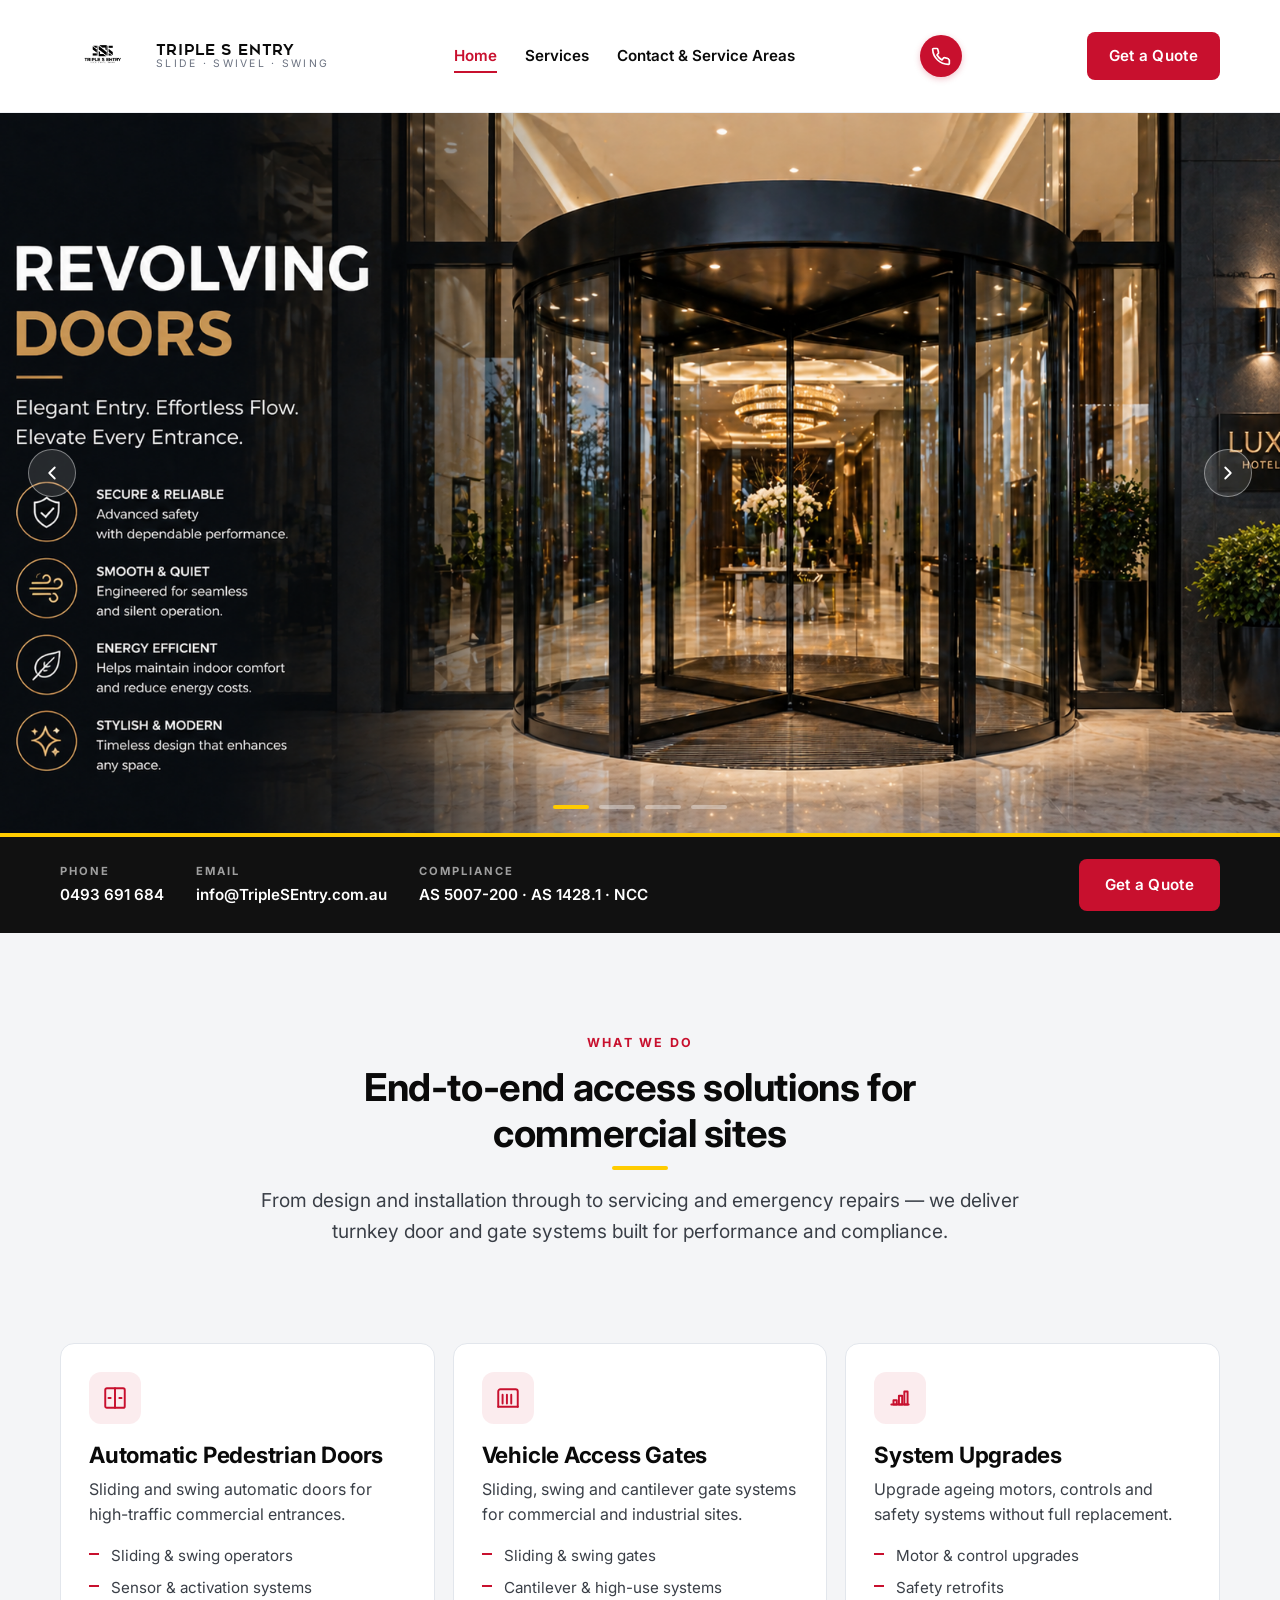
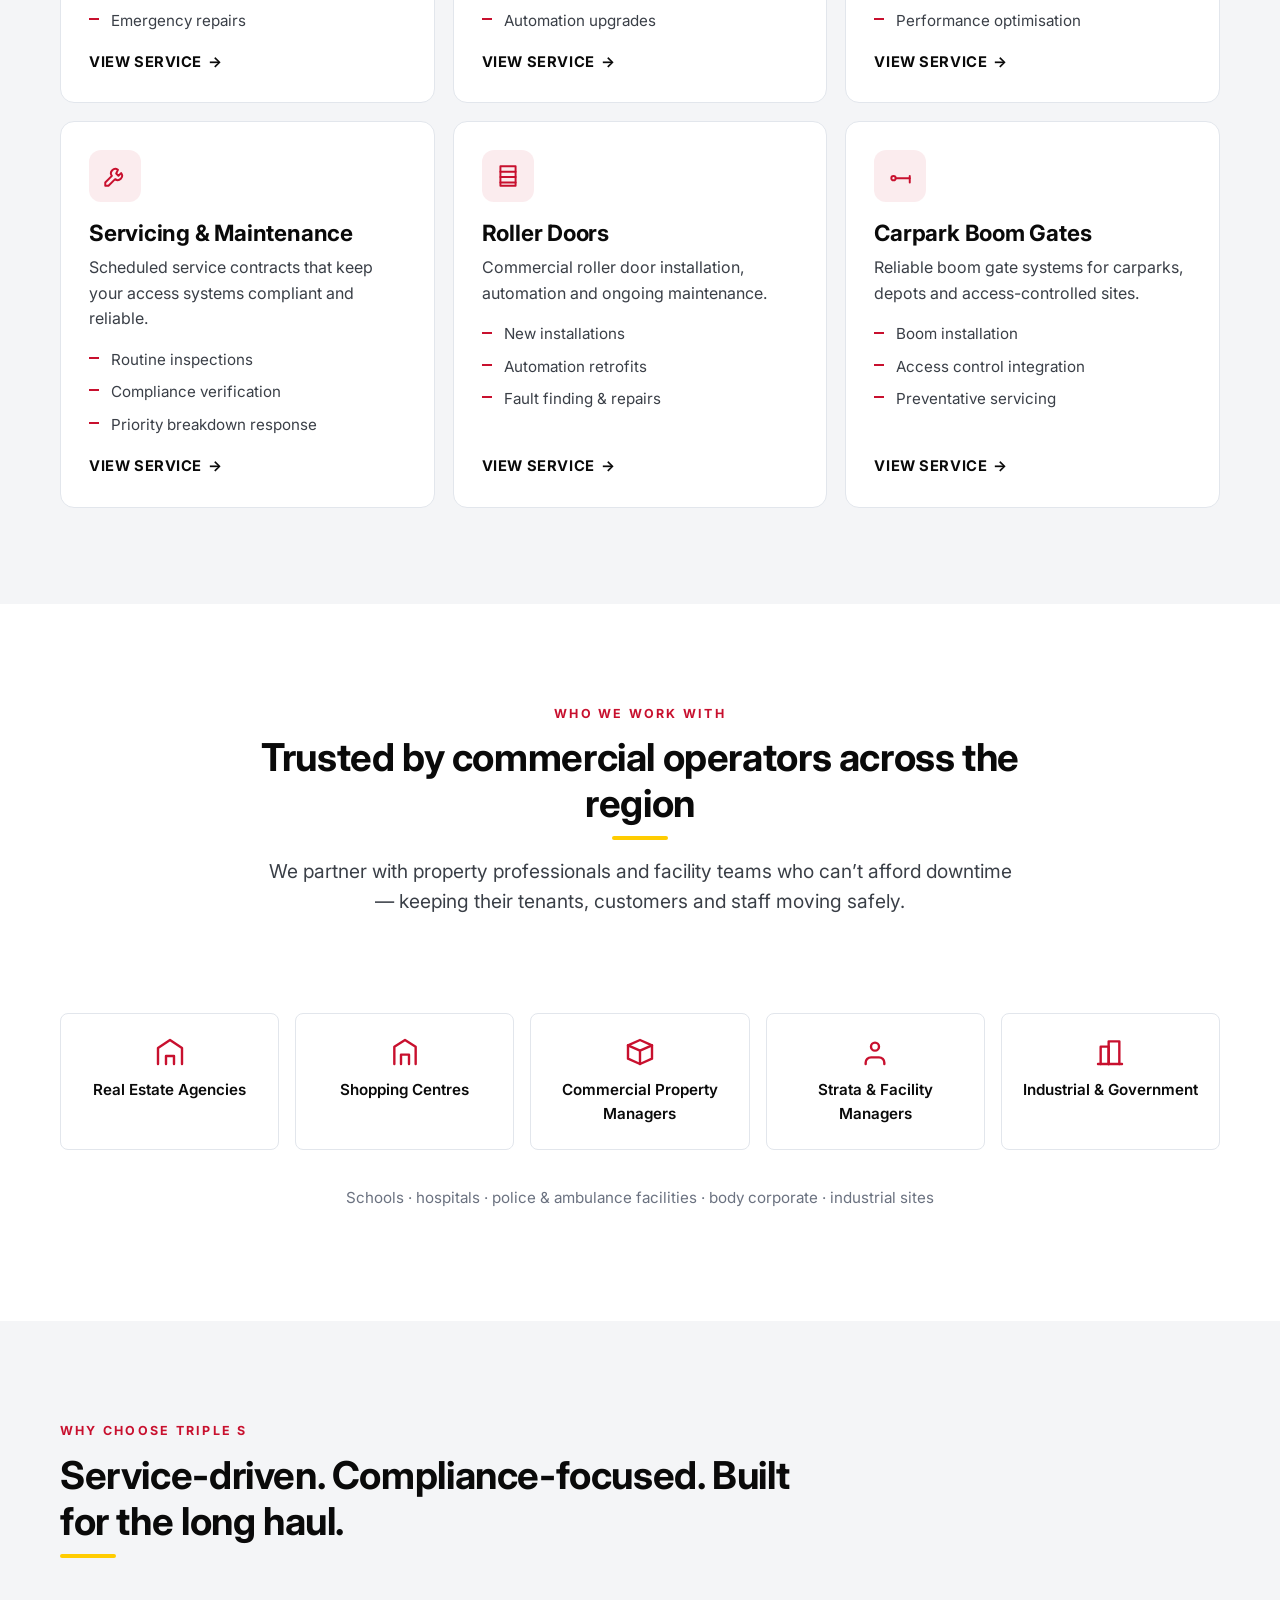
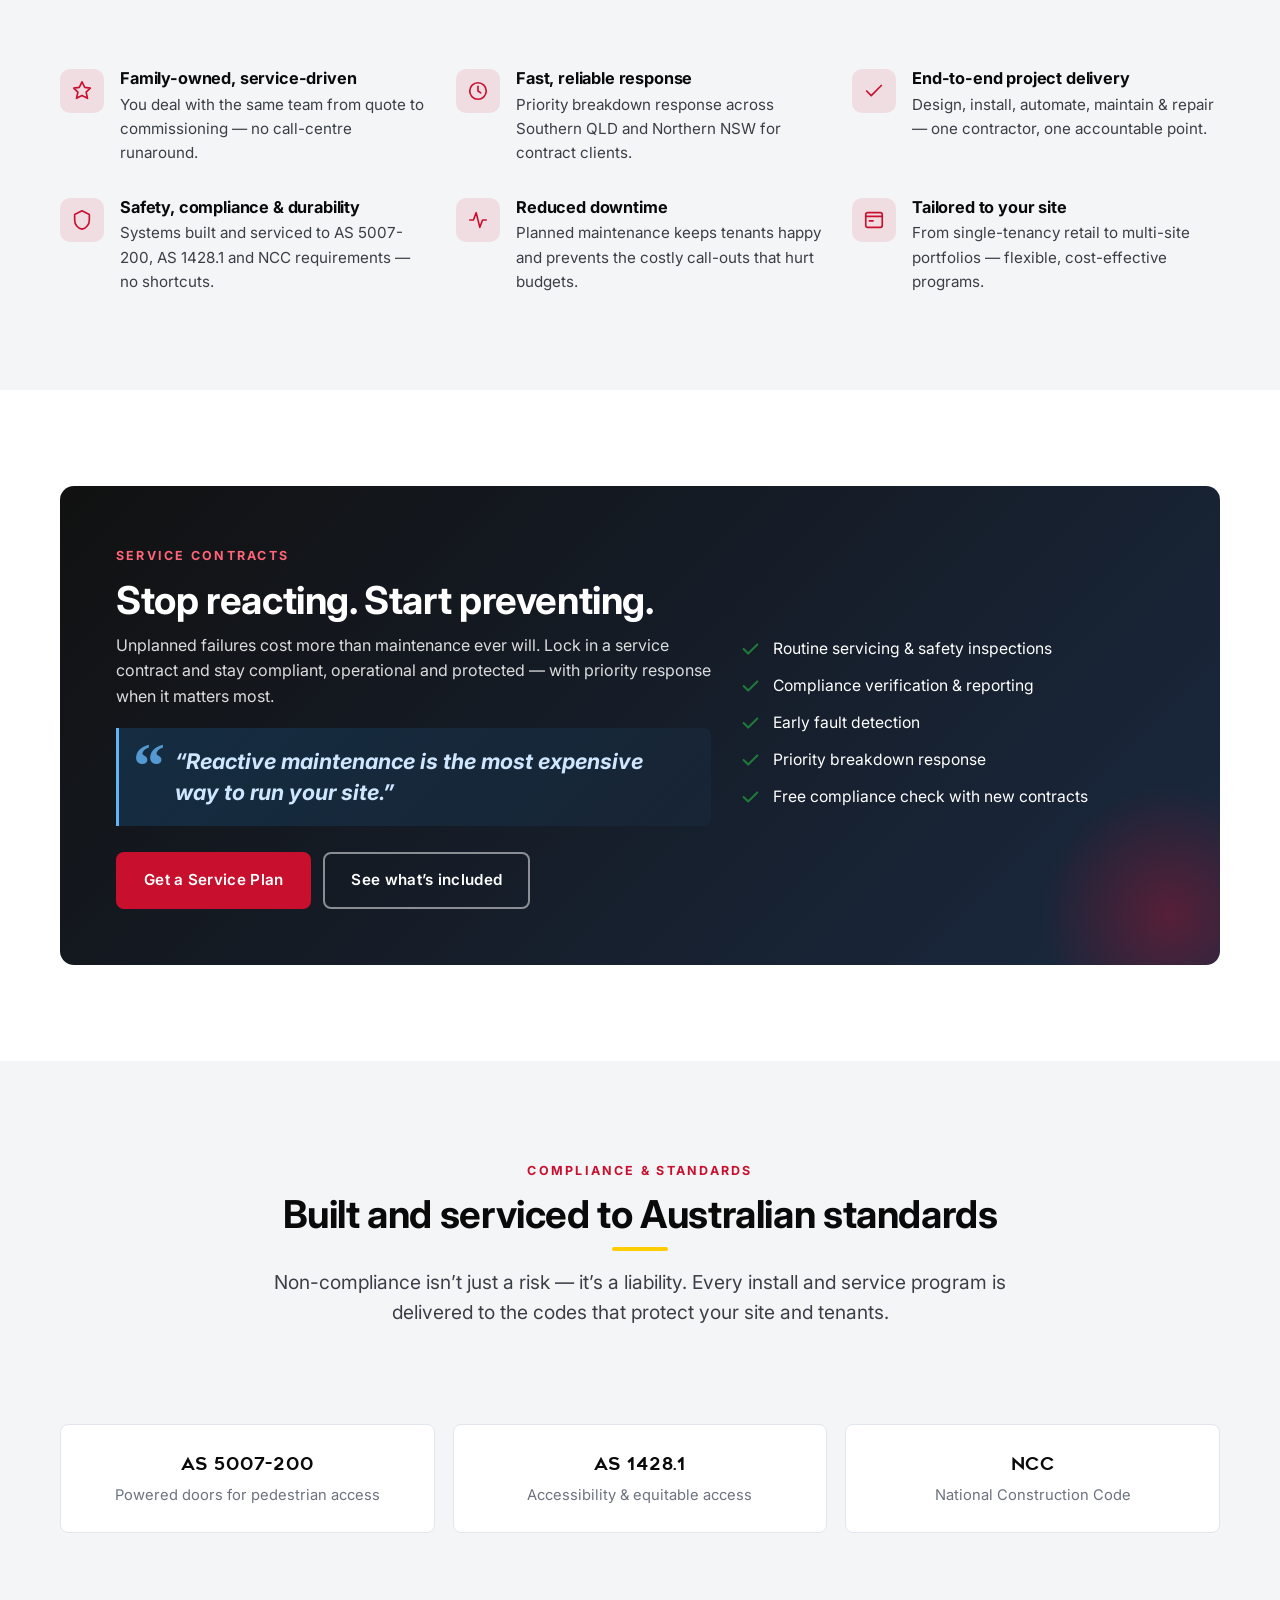
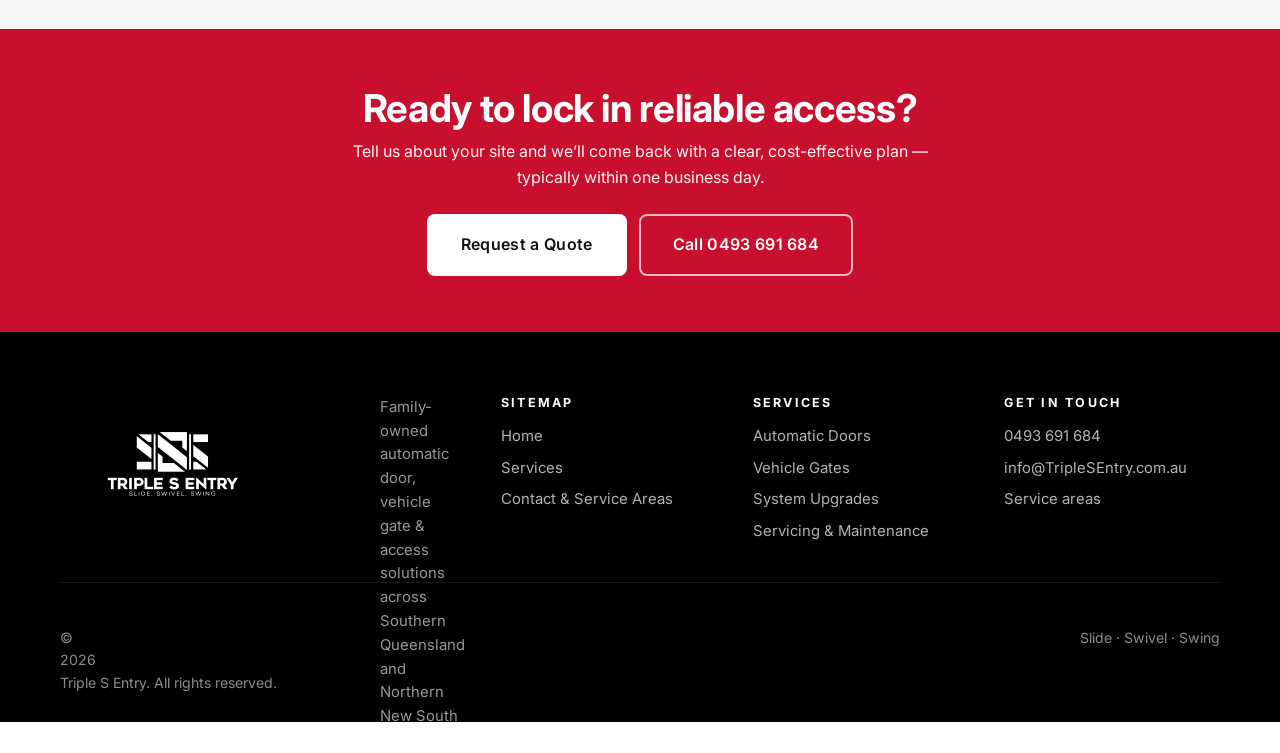
<file: index.html>
<!doctype html>
<html lang="en-AU">
<head>
  <meta charset="utf-8">
  <meta name="viewport" content="width=device-width, initial-scale=1">
  <title>Triple S Entry — Automatic Doors, Vehicle Gates &amp; Service Contracts | Southern QLD &amp; Northern NSW</title>
  <meta name="description" content="Triple S Entry installs, services and maintains automatic pedestrian doors, vehicle access gates, roller doors and boom gates across Southern Queensland and Northern NSW. Family-owned. Fast response. AS 5007-200, AS 1428.1 and NCC compliant.">
  <meta name="theme-color" content="#0f1a2b">
  <meta name="robots" content="index, follow">
  <link rel="canonical" href="/">
  <link rel="preconnect" href="https://fonts.googleapis.com">
  <link rel="preconnect" href="https://fonts.gstatic.com" crossorigin>
  <link href="https://fonts.googleapis.com/css2?family=Inter:wght@400;500;600;700;800&display=swap" rel="stylesheet">
  <link rel="icon" type="image/png" href="assets/images/logo.png">
  <link rel="stylesheet" href="assets/css/style.css">

  <!-- Open Graph -->
  <meta property="og:type" content="website">
  <meta property="og:title" content="Triple S Entry — Automatic Doors, Gates &amp; Service Contracts">
  <meta property="og:description" content="Family-owned access solutions across Southern QLD &amp; Northern NSW. Install, service, repair. AS 5007-200, AS 1428.1, NCC compliant.">
  <meta property="og:image" content="assets/images/logo.png">

  <!-- LocalBusiness JSON-LD -->
  <script type="application/ld+json">
  {
    "@context": "https://schema.org",
    "@type": "LocalBusiness",
    "name": "Triple S Entry",
    "description": "Family-owned automatic door, vehicle gate and access solutions provider servicing Southern Queensland and Northern New South Wales.",
    "telephone": "+61493691684",
    "email": "info@TripleSEntry.com.au",
    "areaServed": ["Brisbane & Moreton", "Wide Bay Burnett", "Darling Downs", "South West", "Northern NSW"],
    "image": "assets/images/logo.png",
    "url": "/"
  }
  </script>
</head>
<body>

  <a class="visually-hidden" href="#main">Skip to content</a>

  <!-- Header -->
  <header class="site-header">
    <div class="container">
      <nav class="nav" aria-label="Primary">
        <a class="nav__brand" href="index.html" aria-label="Triple S Entry — Home">
          <img src="assets/images/logo.png" alt="Triple S Entry">
          <span class="nav__brand-text">
            <strong>TRIPLE S ENTRY</strong>
            <span>Slide · Swivel · Swing</span>
          </span>
        </a>

        <ul class="nav__menu" role="list">
          <li><a class="nav__link is-active" href="index.html">Home</a></li>
          <li><a class="nav__link" href="services.html">Services</a></li>
          <li><a class="nav__link" href="contact.html">Contact &amp; Service Areas</a></li>
        </ul>

        <a class="nav__phone" href="tel:+61493691684" aria-label="Call 0493 691 684" title="Call 0493 691 684">
          <svg viewBox="0 0 24 24" fill="none" stroke="currentColor" stroke-width="2" stroke-linecap="round" stroke-linejoin="round" aria-hidden="true"><path d="M22 16.92V21a1 1 0 0 1-1.1 1A19 19 0 0 1 2 4.1 1 1 0 0 1 3 3h4.09a1 1 0 0 1 1 .75l1 4a1 1 0 0 1-.27 1L7.21 10.79a16 16 0 0 0 6 6l2-2.59a1 1 0 0 1 1-.27l4 1a1 1 0 0 1 .79 1z"/></svg>
        </a>
        <span class="nav__cta"><a class="btn btn--primary" href="contact.html#enquiry">Get a Quote</a></span>

        <button class="nav__toggle" type="button" aria-controls="mobileDrawer" aria-expanded="false" aria-label="Open menu">
          <svg class="icon-open" viewBox="0 0 24 24" fill="none" stroke="currentColor" stroke-width="2.2" stroke-linecap="round"><path d="M3 6h18M3 12h18M3 18h18"/></svg>
          <svg class="icon-close" viewBox="0 0 24 24" fill="none" stroke="currentColor" stroke-width="2.2" stroke-linecap="round"><path d="M6 6l12 12M6 18L18 6"/></svg>
        </button>
      </nav>
    </div>
    <div id="mobileDrawer" class="nav__drawer" aria-hidden="true">
      <ul role="list">
        <li><a href="index.html">Home</a></li>
        <li><a href="services.html">Services</a></li>
        <li><a href="contact.html">Contact &amp; Service Areas</a></li>
      </ul>
      <div class="nav__drawer-cta">
        <a class="btn btn--primary btn--block" href="contact.html#enquiry">Get a Quote</a>
        <a class="btn btn--outline btn--block" href="tel:+61493691684">Call 0493 691 684</a>
      </div>
    </div>
  </header>

  <main id="main">

    <!-- Hero slider — full-width banner images -->
    <section class="hero-slider" id="heroSlider" aria-label="Highlights">
      <div class="hero-slides">

        <article class="hero-slide is-active" role="group" aria-roledescription="slide" aria-label="1 of 4">
          <img class="hero-slide__image" src="assets/images/slide-revolving-doors.png" alt="Revolving doors — elegant entry, effortless flow. Secure & reliable, smooth & quiet, energy efficient, stylish & modern." loading="eager" fetchpriority="high">
        </article>

        <article class="hero-slide" role="group" aria-roledescription="slide" aria-label="2 of 4">
          <img class="hero-slide__image" src="assets/images/slide-sensors.png" alt="Intelligent sensors. Seamless access. Advanced activation systems for safe, smart and effortless movement — motion sensor, wave to open, remote control, push to open." loading="lazy">
        </article>

        <article class="hero-slide" role="group" aria-roledescription="slide" aria-label="3 of 4">
          <img class="hero-slide__image" src="assets/images/slide-automatic-gates.png" alt="Automatic gates — installation, upgrades & repairs. Smart, secure, seamless. Expert installation, modern upgrades, fast repairs, secure access." loading="lazy">
        </article>

        <article class="hero-slide" role="group" aria-roledescription="slide" aria-label="4 of 4">
          <img class="hero-slide__image" src="assets/images/slide-automatic-swing-doors.png" alt="Automatic swing doors — effortless entry designed for every space; hands-free convenience, safe & reliable, quiet & smooth, energy efficient." loading="lazy">
        </article>

      </div>

      <button class="hero-arrow hero-arrow--prev" type="button" aria-label="Previous slide" data-slide-prev>
        <svg viewBox="0 0 24 24" fill="none" stroke="currentColor" stroke-width="2" stroke-linecap="round" stroke-linejoin="round" aria-hidden="true"><path d="M15 18l-6-6 6-6"/></svg>
      </button>
      <button class="hero-arrow hero-arrow--next" type="button" aria-label="Next slide" data-slide-next>
        <svg viewBox="0 0 24 24" fill="none" stroke="currentColor" stroke-width="2" stroke-linecap="round" stroke-linejoin="round" aria-hidden="true"><path d="M9 6l6 6-6 6"/></svg>
      </button>

      <div class="hero-dots" role="tablist" aria-label="Slide navigation">
        <button class="hero-dot is-active" type="button" role="tab" aria-selected="true" aria-label="Go to slide 1" data-slide-dot="0"></button>
        <button class="hero-dot" type="button" role="tab" aria-selected="false" aria-label="Go to slide 2" data-slide-dot="1"></button>
        <button class="hero-dot" type="button" role="tab" aria-selected="false" aria-label="Go to slide 3" data-slide-dot="2"></button>
        <button class="hero-dot" type="button" role="tab" aria-selected="false" aria-label="Go to slide 4" data-slide-dot="3"></button>
      </div>
    </section>

    <!-- Persistent CTA / meta strip directly below slider -->
    <section class="hero-meta-bar" aria-label="Quick contact">
      <div class="container">
        <div class="hero-meta-bar__items">
          <div class="hero-meta-bar__item">
            <strong>Phone</strong>
            <a href="tel:+61493691684">0493 691 684</a>
          </div>
          <div class="hero-meta-bar__item">
            <strong>Email</strong>
            <a href="mailto:info@TripleSEntry.com.au">info@TripleSEntry.com.au</a>
          </div>
          <div class="hero-meta-bar__item">
            <strong>Compliance</strong>
            <span>AS 5007-200 · AS 1428.1 · NCC</span>
          </div>
        </div>
        <div class="hero-meta-bar__cta">
          <a class="btn btn--primary" href="contact.html#enquiry">Get a Quote</a>
        </div>
      </div>
    </section>

    <!-- What we do -->
    <section class="section section--alt" id="what-we-do">
      <div class="container">
        <div class="section-head reveal">
          <span class="eyebrow">What we do</span>
          <h2>End-to-end access solutions for commercial sites</h2>
          <p class="lead">From design and installation through to servicing and emergency repairs — we deliver turnkey door and gate systems built for performance and compliance.</p>
        </div>

        <div class="svc-grid">
          <article class="svc-card reveal">
            <span class="svc-card__icon">
              <svg viewBox="0 0 24 24" fill="none" stroke="currentColor" stroke-width="1.8" stroke-linecap="round" stroke-linejoin="round"><rect x="3" y="3" width="18" height="18" rx="1.5"/><path d="M12 3v18"/><path d="M8 12h-2"/><path d="M18 12h-2"/></svg>
            </span>
            <h3>Automatic Pedestrian Doors</h3>
            <p>Sliding and swing automatic doors for high-traffic commercial entrances.</p>
            <ul>
              <li>Sliding &amp; swing operators</li>
              <li>Sensor &amp; activation systems</li>
              <li>Emergency repairs</li>
            </ul>
            <a class="svc-card__link" href="services.html#automatic-doors">View service</a>
          </article>

          <article class="svc-card reveal">
            <span class="svc-card__icon">
              <svg viewBox="0 0 24 24" fill="none" stroke="currentColor" stroke-width="1.8" stroke-linecap="round" stroke-linejoin="round"><path d="M3 20V6a2 2 0 0 1 2-2h14a2 2 0 0 1 2 2v14"/><path d="M3 20h18"/><path d="M7 9v8M11 9v8M15 9v8"/></svg>
            </span>
            <h3>Vehicle Access Gates</h3>
            <p>Sliding, swing and cantilever gate systems for commercial and industrial sites.</p>
            <ul>
              <li>Sliding &amp; swing gates</li>
              <li>Cantilever &amp; high-use systems</li>
              <li>Automation upgrades</li>
            </ul>
            <a class="svc-card__link" href="services.html#vehicle-gates">View service</a>
          </article>

          <article class="svc-card reveal">
            <span class="svc-card__icon">
              <svg viewBox="0 0 24 24" fill="none" stroke="currentColor" stroke-width="1.8" stroke-linecap="round" stroke-linejoin="round"><path d="M4 18h16"/><rect x="6" y="14" width="3" height="4"/><rect x="11" y="10" width="3" height="8"/><rect x="16" y="6" width="3" height="12"/></svg>
            </span>
            <h3>System Upgrades</h3>
            <p>Upgrade ageing motors, controls and safety systems without full replacement.</p>
            <ul>
              <li>Motor &amp; control upgrades</li>
              <li>Safety retrofits</li>
              <li>Performance optimisation</li>
            </ul>
            <a class="svc-card__link" href="services.html#system-upgrades">View service</a>
          </article>

          <article class="svc-card reveal">
            <span class="svc-card__icon">
              <svg viewBox="0 0 24 24" fill="none" stroke="currentColor" stroke-width="1.8" stroke-linecap="round" stroke-linejoin="round"><path d="M14.7 6.3a4 4 0 0 0-5.6 5.6L3 18v3h3l6.1-6.1a4 4 0 0 0 5.6-5.6l-2.5 2.5-2.1-2.1z"/></svg>
            </span>
            <h3>Servicing &amp; Maintenance</h3>
            <p>Scheduled service contracts that keep your access systems compliant and reliable.</p>
            <ul>
              <li>Routine inspections</li>
              <li>Compliance verification</li>
              <li>Priority breakdown response</li>
            </ul>
            <a class="svc-card__link" href="services.html#maintenance">View service</a>
          </article>

          <article class="svc-card reveal">
            <span class="svc-card__icon">
              <svg viewBox="0 0 24 24" fill="none" stroke="currentColor" stroke-width="1.8" stroke-linecap="round" stroke-linejoin="round"><path d="M5 3h14v18H5z"/><path d="M5 8h14M5 13h14M5 18h14"/></svg>
            </span>
            <h3>Roller Doors</h3>
            <p>Commercial roller door installation, automation and ongoing maintenance.</p>
            <ul>
              <li>New installations</li>
              <li>Automation retrofits</li>
              <li>Fault finding &amp; repairs</li>
            </ul>
            <a class="svc-card__link" href="services.html#system-upgrades">View service</a>
          </article>

          <article class="svc-card reveal">
            <span class="svc-card__icon">
              <svg viewBox="0 0 24 24" fill="none" stroke="currentColor" stroke-width="1.8" stroke-linecap="round" stroke-linejoin="round"><circle cx="6" cy="14" r="2"/><path d="M8 14h13"/><path d="M21 12v6"/></svg>
            </span>
            <h3>Carpark Boom Gates</h3>
            <p>Reliable boom gate systems for carparks, depots and access-controlled sites.</p>
            <ul>
              <li>Boom installation</li>
              <li>Access control integration</li>
              <li>Preventative servicing</li>
            </ul>
            <a class="svc-card__link" href="services.html#vehicle-gates">View service</a>
          </article>
        </div>
      </div>
    </section>

    <!-- Who we work with -->
    <section class="section" id="who-we-work-with">
      <div class="container">
        <div class="section-head reveal">
          <span class="eyebrow">Who we work with</span>
          <h2>Trusted by commercial operators across the region</h2>
          <p class="lead">We partner with property professionals and facility teams who can&rsquo;t afford downtime — keeping their tenants, customers and staff moving safely.</p>
        </div>

        <ul class="industries" role="list">
          <li class="industry reveal">
            <svg viewBox="0 0 24 24" fill="none" stroke="currentColor" stroke-width="1.8" stroke-linecap="round" stroke-linejoin="round"><path d="M3 21V9l9-6 9 6v12"/><path d="M9 21v-6h6v6"/></svg>
            Real Estate Agencies
          </li>
          <li class="industry reveal">
            <svg viewBox="0 0 24 24" fill="none" stroke="currentColor" stroke-width="1.8" stroke-linecap="round" stroke-linejoin="round"><path d="M4 21V8l8-5 8 5v13"/><path d="M9 21v-7h6v7"/></svg>
            Shopping Centres
          </li>
          <li class="industry reveal">
            <svg viewBox="0 0 24 24" fill="none" stroke="currentColor" stroke-width="1.8" stroke-linecap="round" stroke-linejoin="round"><path d="M3 7l9-4 9 4v10l-9 4-9-4z"/><path d="M3 7l9 4 9-4M12 11v10"/></svg>
            Commercial Property Managers
          </li>
          <li class="industry reveal">
            <svg viewBox="0 0 24 24" fill="none" stroke="currentColor" stroke-width="1.8" stroke-linecap="round" stroke-linejoin="round"><circle cx="12" cy="8" r="3"/><path d="M5 21v-1a4 4 0 0 1 4-4h6a4 4 0 0 1 4 4v1"/></svg>
            Strata &amp; Facility Managers
          </li>
          <li class="industry reveal">
            <svg viewBox="0 0 24 24" fill="none" stroke="currentColor" stroke-width="1.8" stroke-linecap="round" stroke-linejoin="round"><path d="M3 21h18"/><path d="M5 21V8h6v13"/><path d="M11 21V4h8v17"/></svg>
            Industrial &amp; Government
          </li>
        </ul>

        <p class="text-center mt-3" style="color:var(--color-text-muted); font-size:0.95rem;">Schools · hospitals · police &amp; ambulance facilities · body corporate · industrial sites</p>
      </div>
    </section>

    <!-- Why choose -->
    <section class="section section--alt" id="why-choose">
      <div class="container">
        <div class="section-head section-head--left reveal">
          <span class="eyebrow">Why choose Triple S</span>
          <h2>Service-driven. Compliance-focused. Built for the long haul.</h2>
        </div>

        <div class="feature-grid">
          <div class="feature reveal">
            <span class="feature__icon">
              <svg viewBox="0 0 24 24" fill="none" stroke="currentColor" stroke-width="1.8" stroke-linecap="round" stroke-linejoin="round"><path d="M12 2l3 6 6 .9-4.5 4.4L18 20l-6-3.2L6 20l1.5-6.7L3 8.9 9 8z"/></svg>
            </span>
            <div>
              <h4>Family-owned, service-driven</h4>
              <p>You deal with the same team from quote to commissioning — no call-centre runaround.</p>
            </div>
          </div>

          <div class="feature reveal">
            <span class="feature__icon">
              <svg viewBox="0 0 24 24" fill="none" stroke="currentColor" stroke-width="1.8" stroke-linecap="round" stroke-linejoin="round"><circle cx="12" cy="12" r="9"/><path d="M12 7v5l3 2"/></svg>
            </span>
            <div>
              <h4>Fast, reliable response</h4>
              <p>Priority breakdown response across Southern QLD and Northern NSW for contract clients.</p>
            </div>
          </div>

          <div class="feature reveal">
            <span class="feature__icon">
              <svg viewBox="0 0 24 24" fill="none" stroke="currentColor" stroke-width="1.8" stroke-linecap="round" stroke-linejoin="round"><path d="M4 12l5 5L20 6"/></svg>
            </span>
            <div>
              <h4>End-to-end project delivery</h4>
              <p>Design, install, automate, maintain &amp; repair — one contractor, one accountable point.</p>
            </div>
          </div>

          <div class="feature reveal">
            <span class="feature__icon">
              <svg viewBox="0 0 24 24" fill="none" stroke="currentColor" stroke-width="1.8" stroke-linecap="round" stroke-linejoin="round"><path d="M12 2l8 4v6c0 5-3.5 9.3-8 10-4.5-.7-8-5-8-10V6z"/></svg>
            </span>
            <div>
              <h4>Safety, compliance &amp; durability</h4>
              <p>Systems built and serviced to AS 5007-200, AS 1428.1 and NCC requirements — no shortcuts.</p>
            </div>
          </div>

          <div class="feature reveal">
            <span class="feature__icon">
              <svg viewBox="0 0 24 24" fill="none" stroke="currentColor" stroke-width="1.8" stroke-linecap="round" stroke-linejoin="round"><path d="M3 12h4l3-8 4 16 3-8h4"/></svg>
            </span>
            <div>
              <h4>Reduced downtime</h4>
              <p>Planned maintenance keeps tenants happy and prevents the costly call-outs that hurt budgets.</p>
            </div>
          </div>

          <div class="feature reveal">
            <span class="feature__icon">
              <svg viewBox="0 0 24 24" fill="none" stroke="currentColor" stroke-width="1.8" stroke-linecap="round" stroke-linejoin="round"><path d="M21 8V6a2 2 0 0 0-2-2H5a2 2 0 0 0-2 2v2"/><path d="M3 8h18v10a2 2 0 0 1-2 2H5a2 2 0 0 1-2-2z"/><path d="M7 13h4"/></svg>
            </span>
            <div>
              <h4>Tailored to your site</h4>
              <p>From single-tenancy retail to multi-site portfolios — flexible, cost-effective programs.</p>
            </div>
          </div>
        </div>
      </div>
    </section>

    <!-- Maintenance contract promo -->
    <section class="section" id="maintenance-contracts">
      <div class="container">
        <div class="maintenance-promo reveal">
          <div>
            <span class="eyebrow on-dark">Service contracts</span>
            <h2>Stop reacting. Start preventing.</h2>
            <p>Unplanned failures cost more than maintenance ever will. Lock in a service contract and stay compliant, operational and protected — with priority response when it matters most.</p>
            <span class="tagline">&ldquo;Reactive maintenance is the most expensive way to run your site.&rdquo;</span>
            <div class="maintenance-promo__buttons">
              <a class="btn btn--primary" href="contact.html#enquiry">Get a Service Plan</a>
              <a class="btn btn--ghost-light" href="services.html#maintenance">See what&rsquo;s included</a>
            </div>
          </div>

          <ul class="checklist" style="grid-template-columns: 1fr;">
            <li><svg viewBox="0 0 24 24" fill="none" stroke="currentColor" stroke-width="2.2" stroke-linecap="round" stroke-linejoin="round"><path d="M5 12l5 5L20 7"/></svg><span style="color:#fff;">Routine servicing &amp; safety inspections</span></li>
            <li><svg viewBox="0 0 24 24" fill="none" stroke="currentColor" stroke-width="2.2" stroke-linecap="round" stroke-linejoin="round"><path d="M5 12l5 5L20 7"/></svg><span style="color:#fff;">Compliance verification &amp; reporting</span></li>
            <li><svg viewBox="0 0 24 24" fill="none" stroke="currentColor" stroke-width="2.2" stroke-linecap="round" stroke-linejoin="round"><path d="M5 12l5 5L20 7"/></svg><span style="color:#fff;">Early fault detection</span></li>
            <li><svg viewBox="0 0 24 24" fill="none" stroke="currentColor" stroke-width="2.2" stroke-linecap="round" stroke-linejoin="round"><path d="M5 12l5 5L20 7"/></svg><span style="color:#fff;">Priority breakdown response</span></li>
            <li><svg viewBox="0 0 24 24" fill="none" stroke="currentColor" stroke-width="2.2" stroke-linecap="round" stroke-linejoin="round"><path d="M5 12l5 5L20 7"/></svg><span style="color:#fff;">Free compliance check with new contracts</span></li>
          </ul>
        </div>
      </div>
    </section>

    <!-- Compliance band -->
    <section class="section section--alt" id="compliance">
      <div class="container">
        <div class="section-head reveal">
          <span class="eyebrow">Compliance &amp; standards</span>
          <h2>Built and serviced to Australian standards</h2>
          <p class="lead">Non-compliance isn&rsquo;t just a risk — it&rsquo;s a liability. Every install and service program is delivered to the codes that protect your site and tenants.</p>
        </div>

        <ul class="compliance" role="list">
          <li class="compliance__item reveal">
            <strong>AS 5007-200</strong>
            <span>Powered doors for pedestrian access</span>
          </li>
          <li class="compliance__item reveal">
            <strong>AS 1428.1</strong>
            <span>Accessibility &amp; equitable access</span>
          </li>
          <li class="compliance__item reveal">
            <strong>NCC</strong>
            <span>National Construction Code</span>
          </li>
        </ul>
      </div>
    </section>

    <!-- CTA band -->
    <section class="cta-band">
      <div class="container container--narrow">
        <h2>Ready to lock in reliable access?</h2>
        <p>Tell us about your site and we&rsquo;ll come back with a clear, cost-effective plan — typically within one business day.</p>
        <div class="btn-group" style="justify-content:center;">
          <a class="btn btn--dark btn--lg" href="contact.html#enquiry">Request a Quote</a>
          <a class="btn btn--ghost-light btn--lg" href="tel:+61493691684">Call 0493 691 684</a>
        </div>
      </div>
    </section>

  </main>

  <!-- Footer -->
  <footer class="site-footer">
    <div class="container">
      <div class="footer-grid">
        <div class="footer-brand">
          <img src="assets/images/logo.png" alt="Triple S Entry">
          <p>Family-owned automatic door, vehicle gate &amp; access solutions across Southern Queensland and Northern New South Wales.</p>
        </div>

        <div>
          <h4>Sitemap</h4>
          <ul role="list">
            <li><a href="index.html">Home</a></li>
            <li><a href="services.html">Services</a></li>
            <li><a href="contact.html">Contact &amp; Service Areas</a></li>
          </ul>
        </div>

        <div>
          <h4>Services</h4>
          <ul role="list">
            <li><a href="services.html#automatic-doors">Automatic Doors</a></li>
            <li><a href="services.html#vehicle-gates">Vehicle Gates</a></li>
            <li><a href="services.html#system-upgrades">System Upgrades</a></li>
            <li><a href="services.html#maintenance">Servicing &amp; Maintenance</a></li>
          </ul>
        </div>

        <div>
          <h4>Get in touch</h4>
          <ul role="list">
            <li><a href="tel:+61493691684">0493 691 684</a></li>
            <li><a href="mailto:info@TripleSEntry.com.au">info@TripleSEntry.com.au</a></li>
            <li><a href="contact.html#service-areas">Service areas</a></li>
          </ul>
        </div>
      </div>

      <div class="footer-meta">
        <span>&copy; <span id="year">2026</span> Triple S Entry. All rights reserved.</span>
        <span>Slide · Swivel · Swing</span>
      </div>
    </div>
  </footer>

  <script src="assets/js/main.js" defer></script>
</body>
</html>
</file>
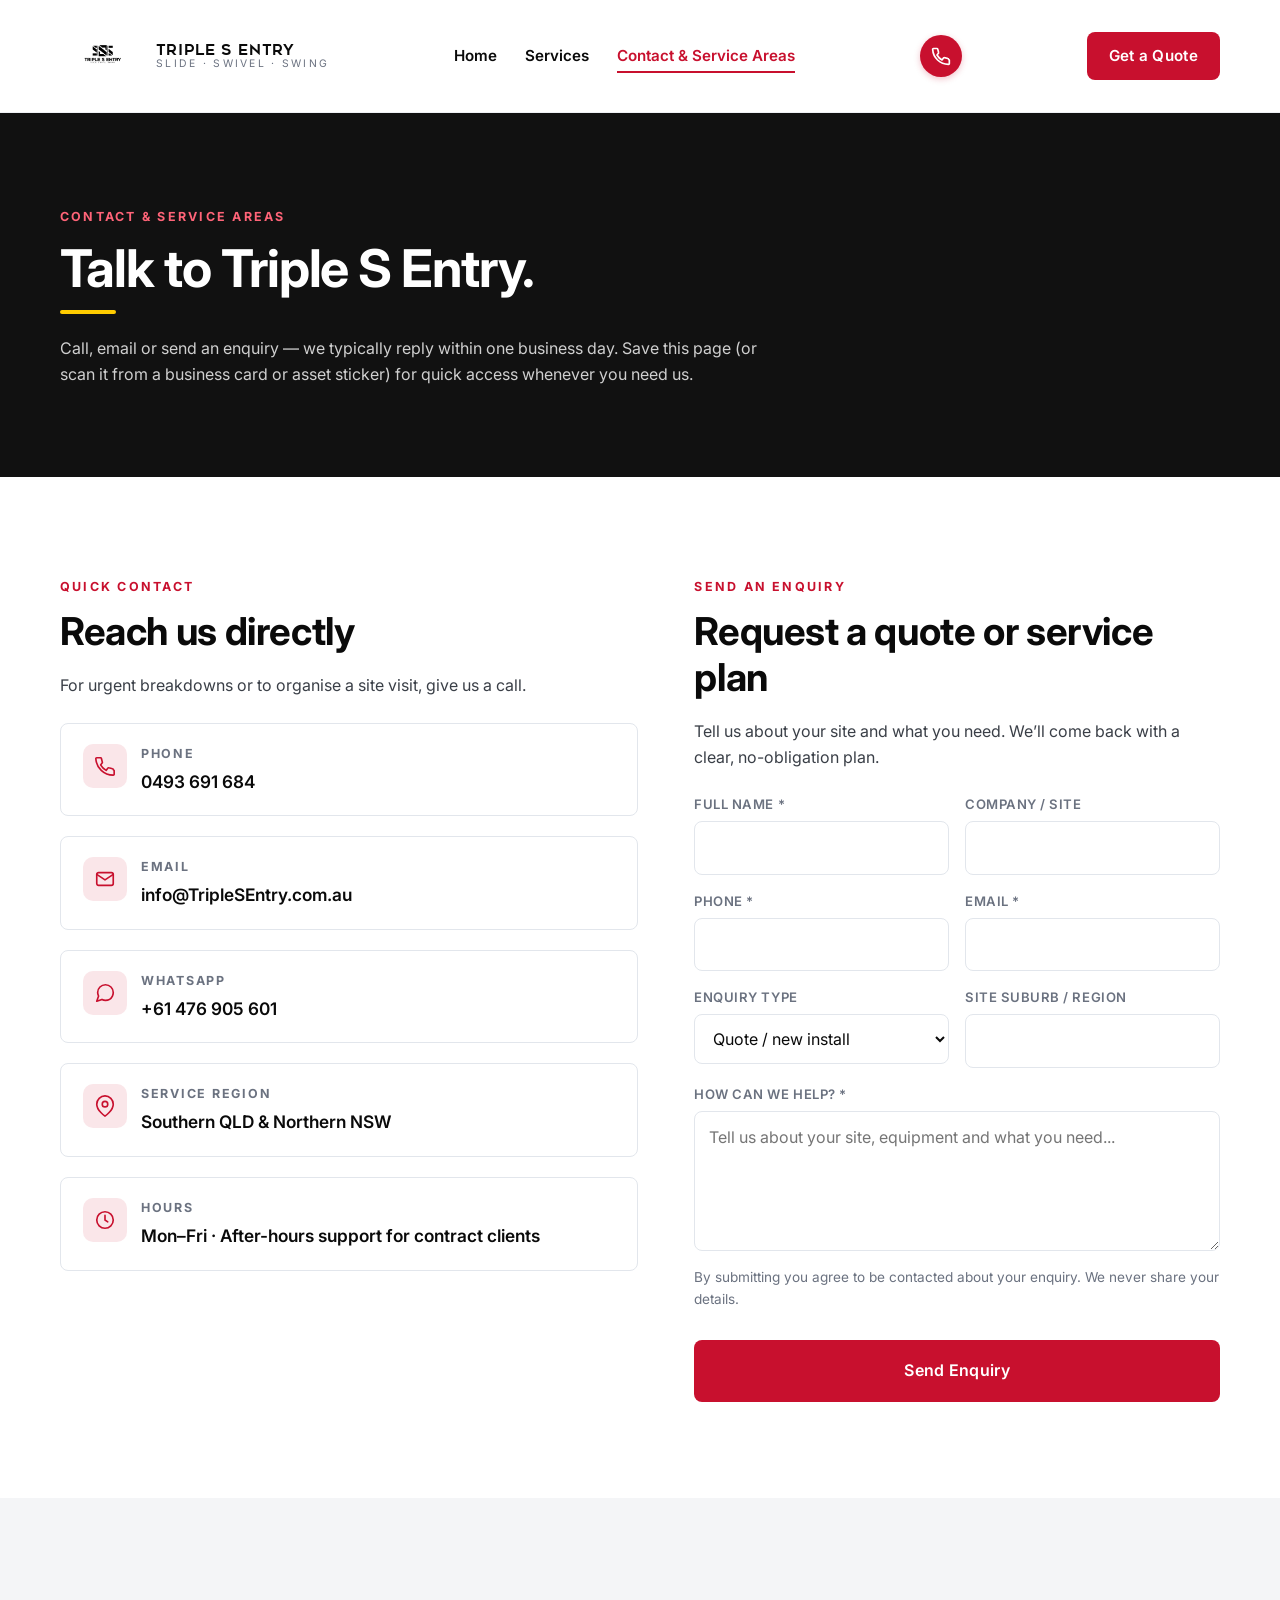
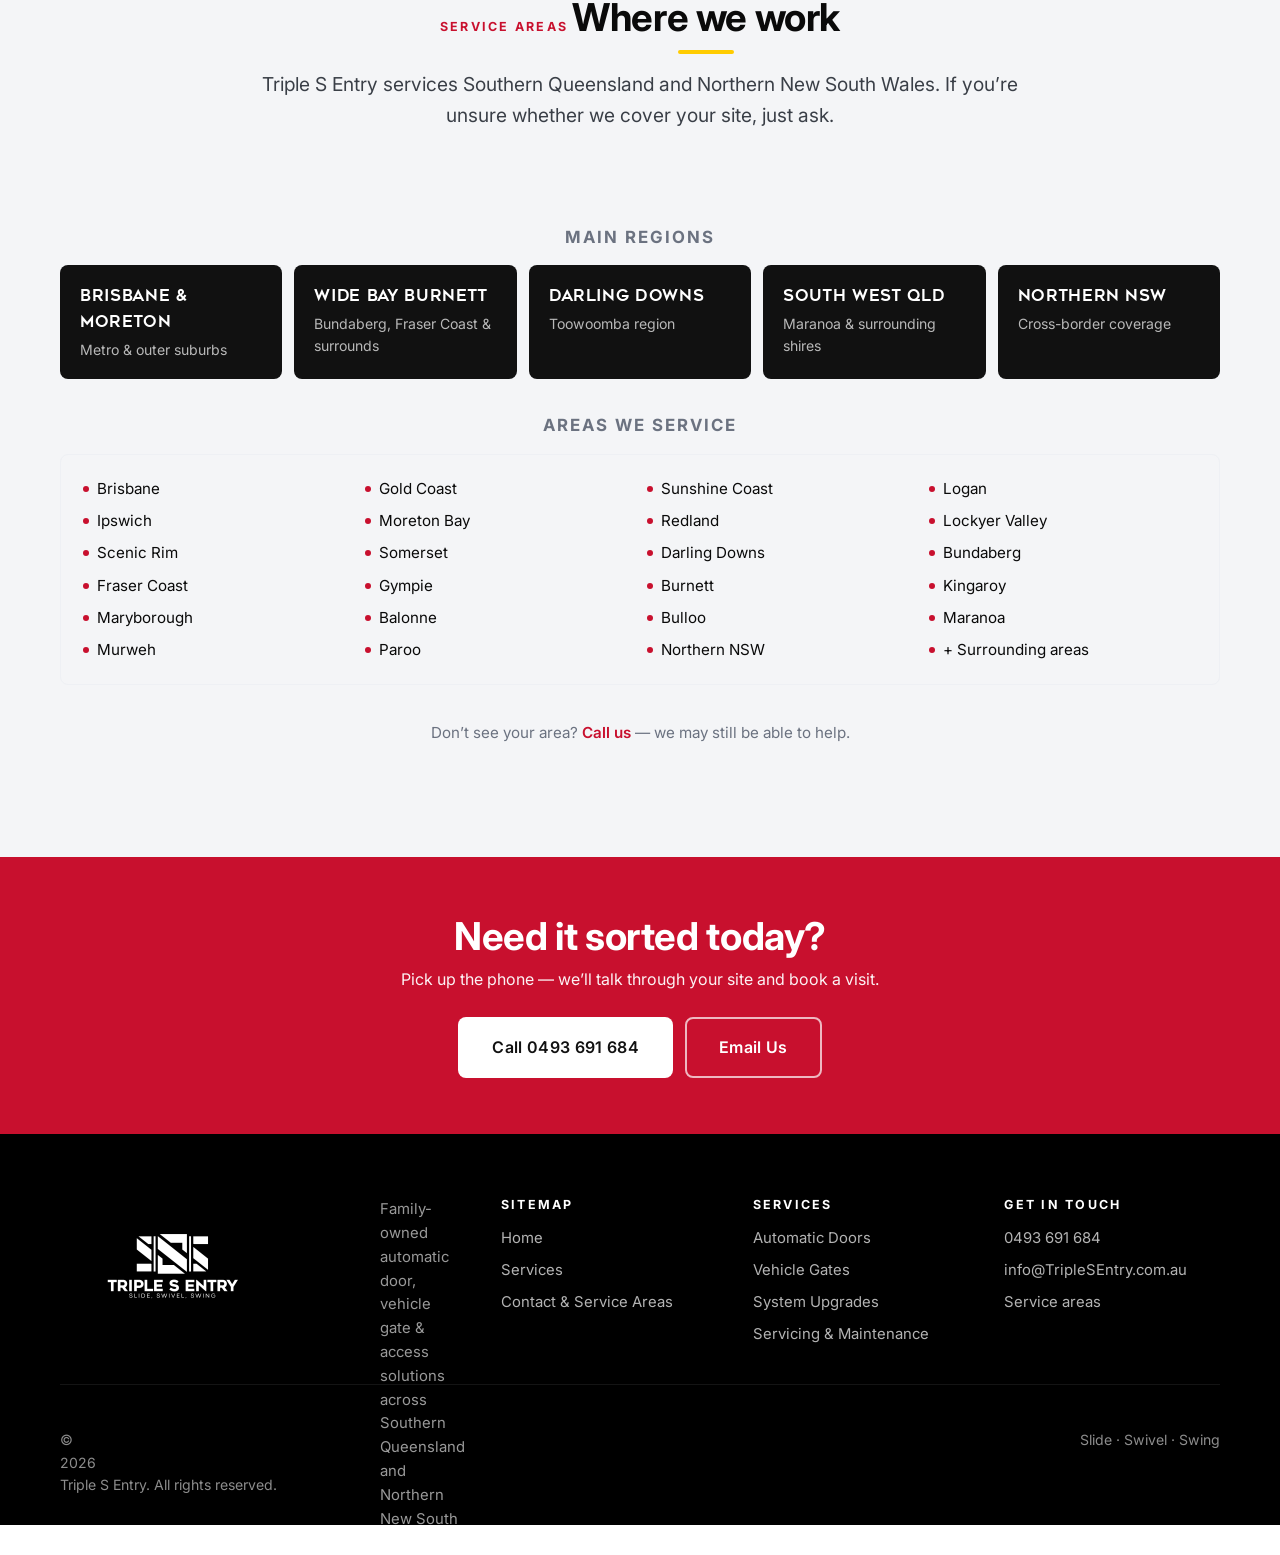
<file: contact.html>
<!doctype html>
<html lang="en-AU">
<head>
  <meta charset="utf-8">
  <meta name="viewport" content="width=device-width, initial-scale=1">
  <title>Contact &amp; Service Areas — Triple S Entry</title>
  <meta name="description" content="Contact Triple S Entry for automatic doors, vehicle gates, upgrades and service contracts across Southern QLD and Northern NSW. Call 0493 691 684 or send an enquiry online.">
  <meta name="theme-color" content="#0f1a2b">
  <link rel="canonical" href="/contact.html">
  <link rel="preconnect" href="https://fonts.googleapis.com">
  <link rel="preconnect" href="https://fonts.gstatic.com" crossorigin>
  <link href="https://fonts.googleapis.com/css2?family=Inter:wght@400;500;600;700;800&display=swap" rel="stylesheet">
  <link rel="icon" type="image/png" href="assets/images/logo.png">
  <link rel="stylesheet" href="assets/css/style.css">
</head>
<body>

  <a class="visually-hidden" href="#main">Skip to content</a>

  <!-- Header -->
  <header class="site-header">
    <div class="container">
      <nav class="nav" aria-label="Primary">
        <a class="nav__brand" href="index.html" aria-label="Triple S Entry — Home">
          <img src="assets/images/logo.png" alt="Triple S Entry">
          <span class="nav__brand-text">
            <strong>TRIPLE S ENTRY</strong>
            <span>Slide · Swivel · Swing</span>
          </span>
        </a>

        <ul class="nav__menu" role="list">
          <li><a class="nav__link" href="index.html">Home</a></li>
          <li><a class="nav__link" href="services.html">Services</a></li>
          <li><a class="nav__link is-active" href="contact.html">Contact &amp; Service Areas</a></li>
        </ul>

        <a class="nav__phone" href="tel:+61493691684" aria-label="Call 0493 691 684" title="Call 0493 691 684">
          <svg viewBox="0 0 24 24" fill="none" stroke="currentColor" stroke-width="2" stroke-linecap="round" stroke-linejoin="round" aria-hidden="true"><path d="M22 16.92V21a1 1 0 0 1-1.1 1A19 19 0 0 1 2 4.1 1 1 0 0 1 3 3h4.09a1 1 0 0 1 1 .75l1 4a1 1 0 0 1-.27 1L7.21 10.79a16 16 0 0 0 6 6l2-2.59a1 1 0 0 1 1-.27l4 1a1 1 0 0 1 .79 1z"/></svg>
        </a>
        <span class="nav__cta"><a class="btn btn--primary" href="#enquiry">Get a Quote</a></span>

        <button class="nav__toggle" type="button" aria-controls="mobileDrawer" aria-expanded="false" aria-label="Open menu">
          <svg class="icon-open" viewBox="0 0 24 24" fill="none" stroke="currentColor" stroke-width="2.2" stroke-linecap="round"><path d="M3 6h18M3 12h18M3 18h18"/></svg>
          <svg class="icon-close" viewBox="0 0 24 24" fill="none" stroke="currentColor" stroke-width="2.2" stroke-linecap="round"><path d="M6 6l12 12M6 18L18 6"/></svg>
        </button>
      </nav>
    </div>
    <div id="mobileDrawer" class="nav__drawer" aria-hidden="true">
      <ul role="list">
        <li><a href="index.html">Home</a></li>
        <li><a href="services.html">Services</a></li>
        <li><a href="contact.html">Contact &amp; Service Areas</a></li>
      </ul>
      <div class="nav__drawer-cta">
        <a class="btn btn--primary btn--block" href="#enquiry">Get a Quote</a>
        <a class="btn btn--outline btn--block" href="tel:+61493691684">Call 0493 691 684</a>
      </div>
    </div>
  </header>

  <main id="main">

    <!-- Subhero -->
    <section class="subhero">
      <div class="container">
        <span class="eyebrow on-dark">Contact &amp; Service Areas</span>
        <h1>Talk to Triple S Entry.</h1>
        <p>Call, email or send an enquiry — we typically reply within one business day. Save this page (or scan it from a business card or asset sticker) for quick access whenever you need us.</p>
      </div>
    </section>

    <!-- Quick contact + enquiry form -->
    <section class="section" id="enquiry">
      <div class="container">
        <div class="contact-grid">

          <!-- Contact info -->
          <div>
            <span class="eyebrow">Quick contact</span>
            <h2>Reach us directly</h2>
            <p>For urgent breakdowns or to organise a site visit, give us a call.</p>

            <div class="contact-info mt-2">
              <div class="contact-card">
                <span class="contact-card__icon">
                  <svg viewBox="0 0 24 24" fill="none" stroke="currentColor" stroke-width="1.8" stroke-linecap="round" stroke-linejoin="round"><path d="M22 16.92V21a1 1 0 0 1-1.1 1A19 19 0 0 1 2 4.1 1 1 0 0 1 3 3h4.09a1 1 0 0 1 1 .75l1 4a1 1 0 0 1-.27 1L7.21 10.79a16 16 0 0 0 6 6l2-2.59a1 1 0 0 1 1-.27l4 1a1 1 0 0 1 .79 1z"/></svg>
                </span>
                <div>
                  <strong>Phone</strong>
                  <a href="tel:+61493691684">0493 691 684</a>
                </div>
              </div>

              <div class="contact-card">
                <span class="contact-card__icon">
                  <svg viewBox="0 0 24 24" fill="none" stroke="currentColor" stroke-width="1.8" stroke-linecap="round" stroke-linejoin="round"><rect x="3" y="5" width="18" height="14" rx="2"/><path d="M3 7l9 6 9-6"/></svg>
                </span>
                <div>
                  <strong>Email</strong>
                  <a href="mailto:info@TripleSEntry.com.au">info@TripleSEntry.com.au</a>
                </div>
              </div>

              <div class="contact-card">
                <span class="contact-card__icon">
                  <svg viewBox="0 0 24 24" fill="none" stroke="currentColor" stroke-width="1.8" stroke-linecap="round" stroke-linejoin="round"><path d="M21 11.5a8.38 8.38 0 0 1-.9 3.8 8.5 8.5 0 0 1-7.6 4.7A8.38 8.38 0 0 1 8.7 19L3 21l2-5.7A8.38 8.38 0 0 1 4 11.5 8.5 8.5 0 0 1 12.5 3a8.5 8.5 0 0 1 8.5 8.5z"/></svg>
                </span>
                <div>
                  <strong>WhatsApp</strong>
                  <a href="https://wa.me/61476905601" target="_blank" rel="noopener">+61 476 905 601</a>
                </div>
              </div>

              <div class="contact-card">
                <span class="contact-card__icon">
                  <svg viewBox="0 0 24 24" fill="none" stroke="currentColor" stroke-width="1.8" stroke-linecap="round" stroke-linejoin="round"><path d="M21 10c0 7-9 13-9 13s-9-6-9-13a9 9 0 0 1 18 0z"/><circle cx="12" cy="10" r="3"/></svg>
                </span>
                <div>
                  <strong>Service Region</strong>
                  <a href="#service-areas">Southern QLD &amp; Northern NSW</a>
                </div>
              </div>

              <div class="contact-card">
                <span class="contact-card__icon">
                  <svg viewBox="0 0 24 24" fill="none" stroke="currentColor" stroke-width="1.8" stroke-linecap="round" stroke-linejoin="round"><circle cx="12" cy="12" r="9"/><path d="M12 7v5l3 2"/></svg>
                </span>
                <div>
                  <strong>Hours</strong>
                  <a href="#enquiry">Mon–Fri · After-hours support for contract clients</a>
                </div>
              </div>
            </div>
          </div>

          <!-- Form -->
          <div>
            <span class="eyebrow">Send an enquiry</span>
            <h2>Request a quote or service plan</h2>
            <p>Tell us about your site and what you need. We&rsquo;ll come back with a clear, no-obligation plan.</p>

            <form class="form mt-2" id="enquiryForm" action="php/send-mail.php" method="post" novalidate>
              <div id="formStatus" class="form__status" role="status" aria-live="polite"></div>

              <div class="form__row">
                <div class="form__field">
                  <label for="name">Full name *</label>
                  <input type="text" id="name" name="name" required autocomplete="name">
                </div>
                <div class="form__field">
                  <label for="company">Company / Site</label>
                  <input type="text" id="company" name="company" autocomplete="organization">
                </div>
              </div>

              <div class="form__row">
                <div class="form__field">
                  <label for="phone">Phone *</label>
                  <input type="tel" id="phone" name="phone" required autocomplete="tel" inputmode="tel">
                </div>
                <div class="form__field">
                  <label for="email">Email *</label>
                  <input type="email" id="email" name="email" required autocomplete="email" inputmode="email">
                </div>
              </div>

              <div class="form__row">
                <div class="form__field">
                  <label for="enquiry_type">Enquiry type</label>
                  <select id="enquiry_type" name="enquiry_type">
                    <option value="Quote">Quote / new install</option>
                    <option value="Service plan">Service plan / contract</option>
                    <option value="Repair">Repair / breakdown</option>
                    <option value="Upgrade">System upgrade</option>
                    <option value="Other">Other</option>
                  </select>
                </div>
                <div class="form__field">
                  <label for="suburb">Site suburb / region</label>
                  <input type="text" id="suburb" name="suburb" autocomplete="address-level2">
                </div>
              </div>

              <div class="form__field">
                <label for="message">How can we help? *</label>
                <textarea id="message" name="message" required placeholder="Tell us about your site, equipment and what you need..."></textarea>
              </div>

              <!-- Honeypot -->
              <div class="form__honey" aria-hidden="true">
                <label for="website">Website</label>
                <input type="text" id="website" name="website" tabindex="-1" autocomplete="off">
              </div>

              <p class="form__hint">By submitting you agree to be contacted about your enquiry. We never share your details.</p>

              <button class="btn btn--primary btn--lg" type="submit">Send Enquiry</button>
            </form>
          </div>

        </div>
      </div>
    </section>

    <!-- Service areas -->
    <section class="section section--alt" id="service-areas">
      <div class="container">
        <div class="section-head reveal">
          <span class="eyebrow">Service areas</span>
          <h2>Where we work</h2>
          <p class="lead">Triple S Entry services Southern Queensland and Northern New South Wales. If you&rsquo;re unsure whether we cover your site, just ask.</p>
        </div>

        <h3 class="text-center mt-0" style="font-size: 1.05rem; letter-spacing: 0.12em; text-transform: uppercase; color: var(--color-text-muted); margin-bottom: 18px;">Main Regions</h3>
        <ul class="regions reveal" role="list">
          <li class="region"><strong>Brisbane &amp; Moreton</strong><span>Metro &amp; outer suburbs</span></li>
          <li class="region"><strong>Wide Bay Burnett</strong><span>Bundaberg, Fraser Coast &amp; surrounds</span></li>
          <li class="region"><strong>Darling Downs</strong><span>Toowoomba region</span></li>
          <li class="region"><strong>South West QLD</strong><span>Maranoa &amp; surrounding shires</span></li>
          <li class="region"><strong>Northern NSW</strong><span>Cross-border coverage</span></li>
        </ul>

        <h3 class="text-center mt-3" style="font-size: 1.05rem; letter-spacing: 0.12em; text-transform: uppercase; color: var(--color-text-muted); margin-bottom: 18px;">Areas We Service</h3>
        <ul class="area-list reveal" role="list">
          <li>Brisbane</li>
          <li>Gold Coast</li>
          <li>Sunshine Coast</li>
          <li>Logan</li>
          <li>Ipswich</li>
          <li>Moreton Bay</li>
          <li>Redland</li>
          <li>Lockyer Valley</li>
          <li>Scenic Rim</li>
          <li>Somerset</li>
          <li>Darling Downs</li>
          <li>Bundaberg</li>
          <li>Fraser Coast</li>
          <li>Gympie</li>
          <li>Burnett</li>
          <li>Kingaroy</li>
          <li>Maryborough</li>
          <li>Balonne</li>
          <li>Bulloo</li>
          <li>Maranoa</li>
          <li>Murweh</li>
          <li>Paroo</li>
          <li>Northern NSW</li>
          <li>+ Surrounding areas</li>
        </ul>

        <p class="text-center mt-3" style="color: var(--color-text-muted); font-size: 0.95rem;">Don&rsquo;t see your area? <a href="tel:+61493691684" style="color: var(--color-accent); font-weight: 600;">Call us</a> — we may still be able to help.</p>
      </div>
    </section>

    <!-- CTA band -->
    <section class="cta-band">
      <div class="container container--narrow">
        <h2>Need it sorted today?</h2>
        <p>Pick up the phone — we&rsquo;ll talk through your site and book a visit.</p>
        <div class="btn-group" style="justify-content:center;">
          <a class="btn btn--dark btn--lg" href="tel:+61493691684">Call 0493 691 684</a>
          <a class="btn btn--ghost-light btn--lg" href="mailto:info@TripleSEntry.com.au">Email Us</a>
        </div>
      </div>
    </section>

  </main>

  <!-- Footer -->
  <footer class="site-footer">
    <div class="container">
      <div class="footer-grid">
        <div class="footer-brand">
          <img src="assets/images/logo.png" alt="Triple S Entry">
          <p>Family-owned automatic door, vehicle gate &amp; access solutions across Southern Queensland and Northern New South Wales.</p>
        </div>
        <div>
          <h4>Sitemap</h4>
          <ul role="list">
            <li><a href="index.html">Home</a></li>
            <li><a href="services.html">Services</a></li>
            <li><a href="contact.html">Contact &amp; Service Areas</a></li>
          </ul>
        </div>
        <div>
          <h4>Services</h4>
          <ul role="list">
            <li><a href="services.html#automatic-doors">Automatic Doors</a></li>
            <li><a href="services.html#vehicle-gates">Vehicle Gates</a></li>
            <li><a href="services.html#system-upgrades">System Upgrades</a></li>
            <li><a href="services.html#maintenance">Servicing &amp; Maintenance</a></li>
          </ul>
        </div>
        <div>
          <h4>Get in touch</h4>
          <ul role="list">
            <li><a href="tel:+61493691684">0493 691 684</a></li>
            <li><a href="mailto:info@TripleSEntry.com.au">info@TripleSEntry.com.au</a></li>
            <li><a href="#service-areas">Service areas</a></li>
          </ul>
        </div>
      </div>
      <div class="footer-meta">
        <span>&copy; <span id="year">2026</span> Triple S Entry. All rights reserved.</span>
        <span>Slide · Swivel · Swing</span>
      </div>
    </div>
  </footer>

  <script src="assets/js/main.js" defer></script>
</body>
</html>
</file>
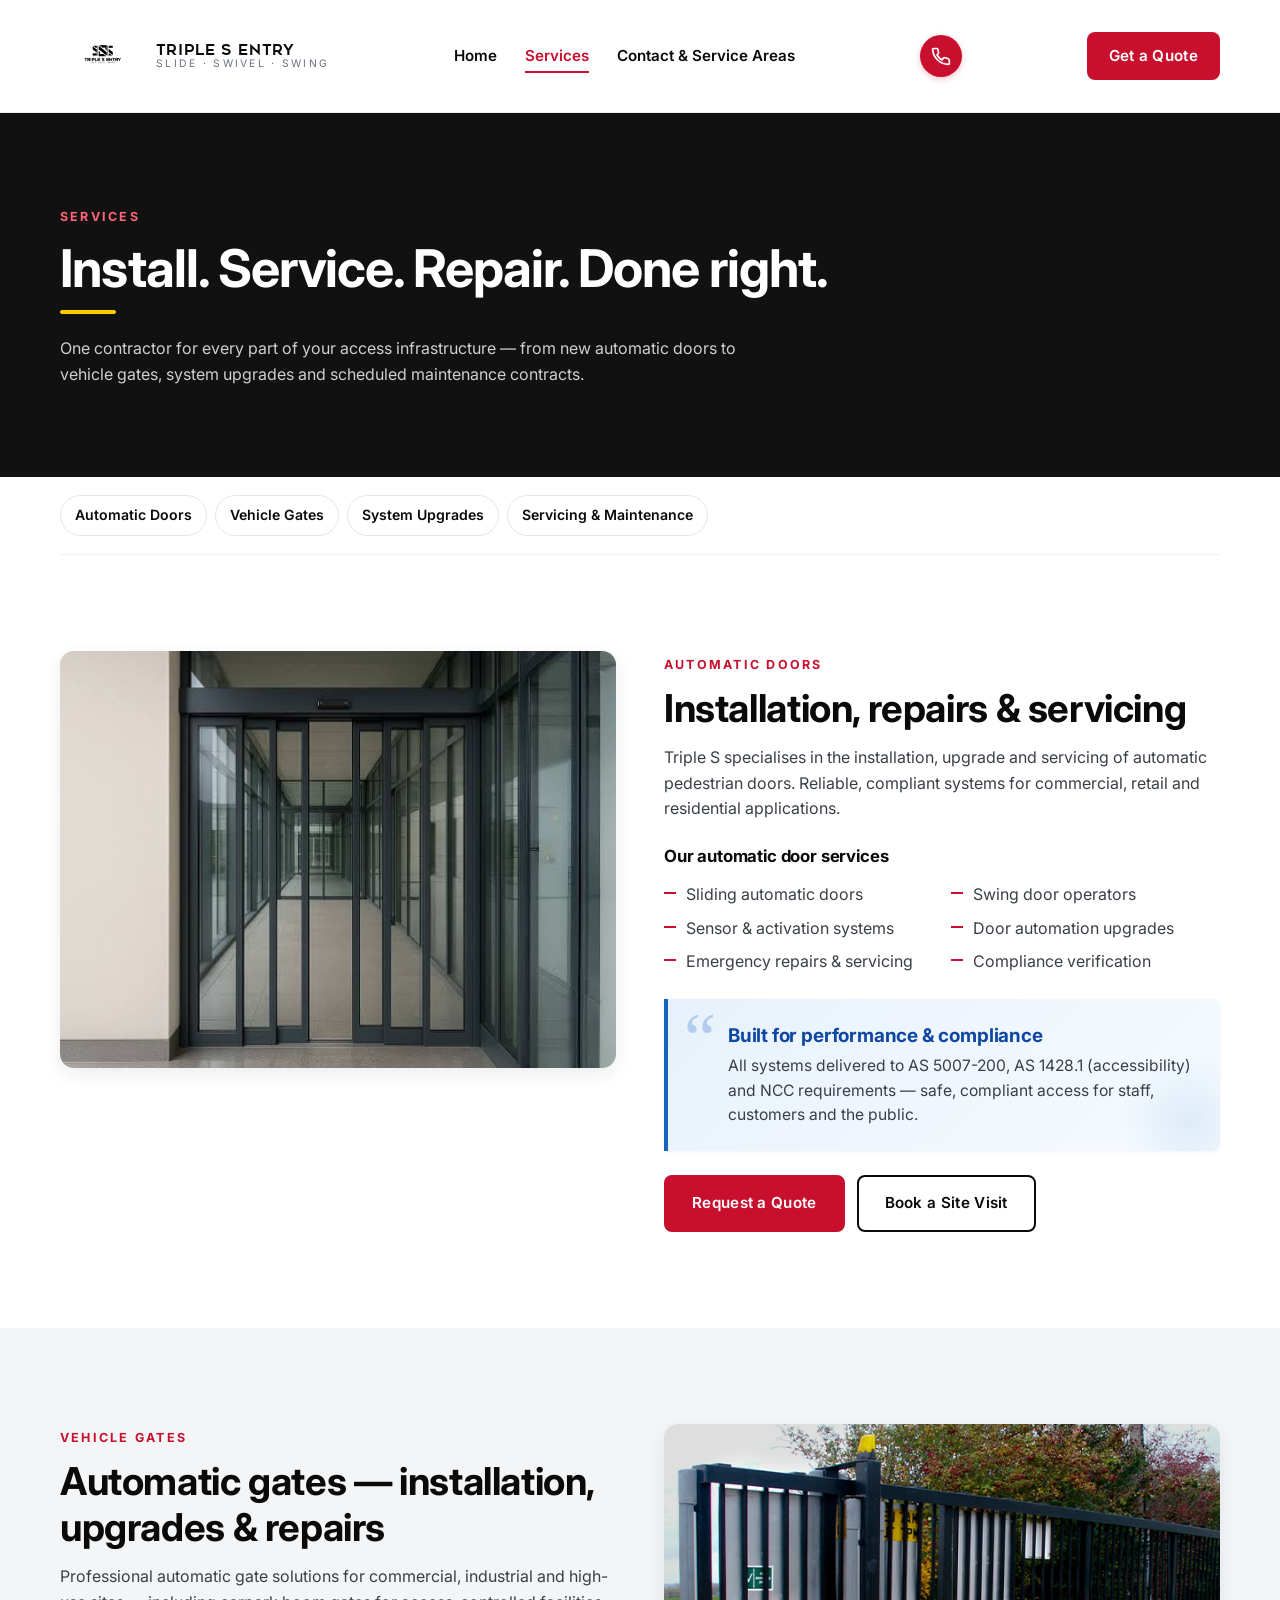
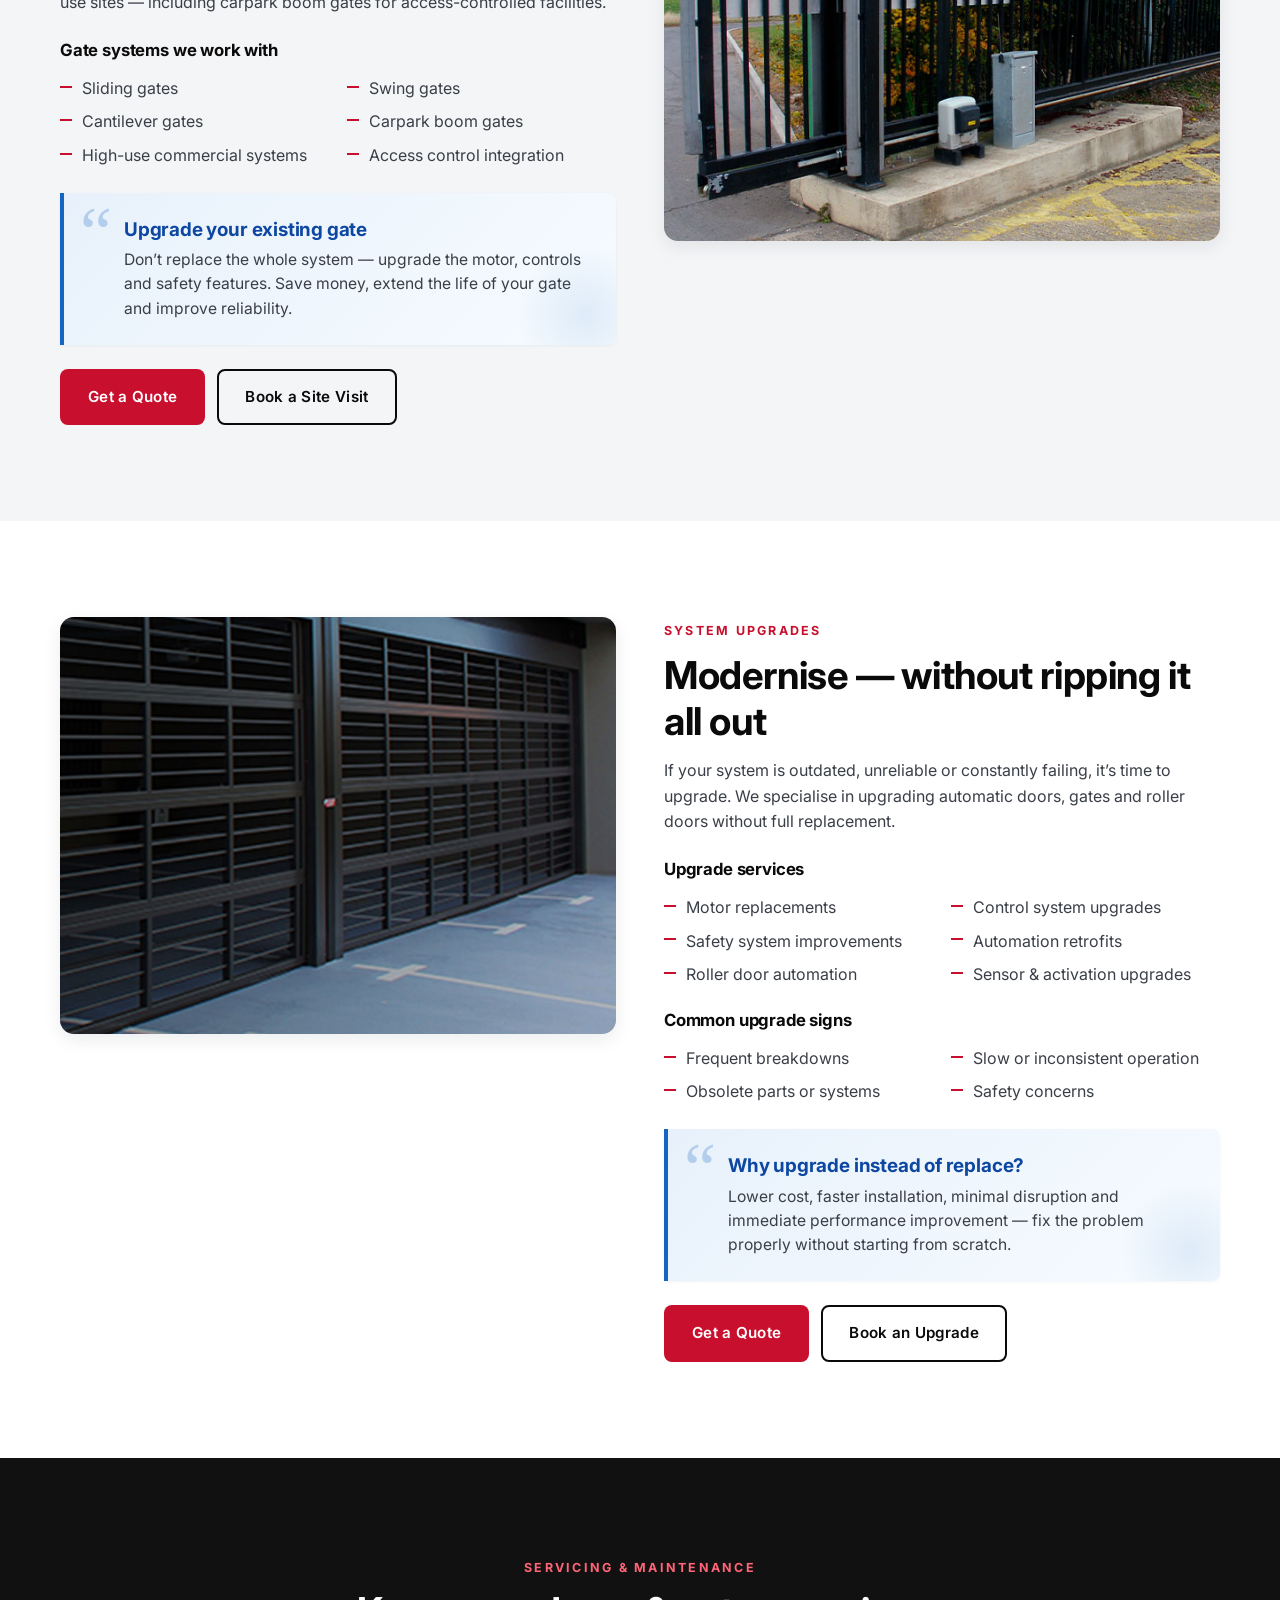
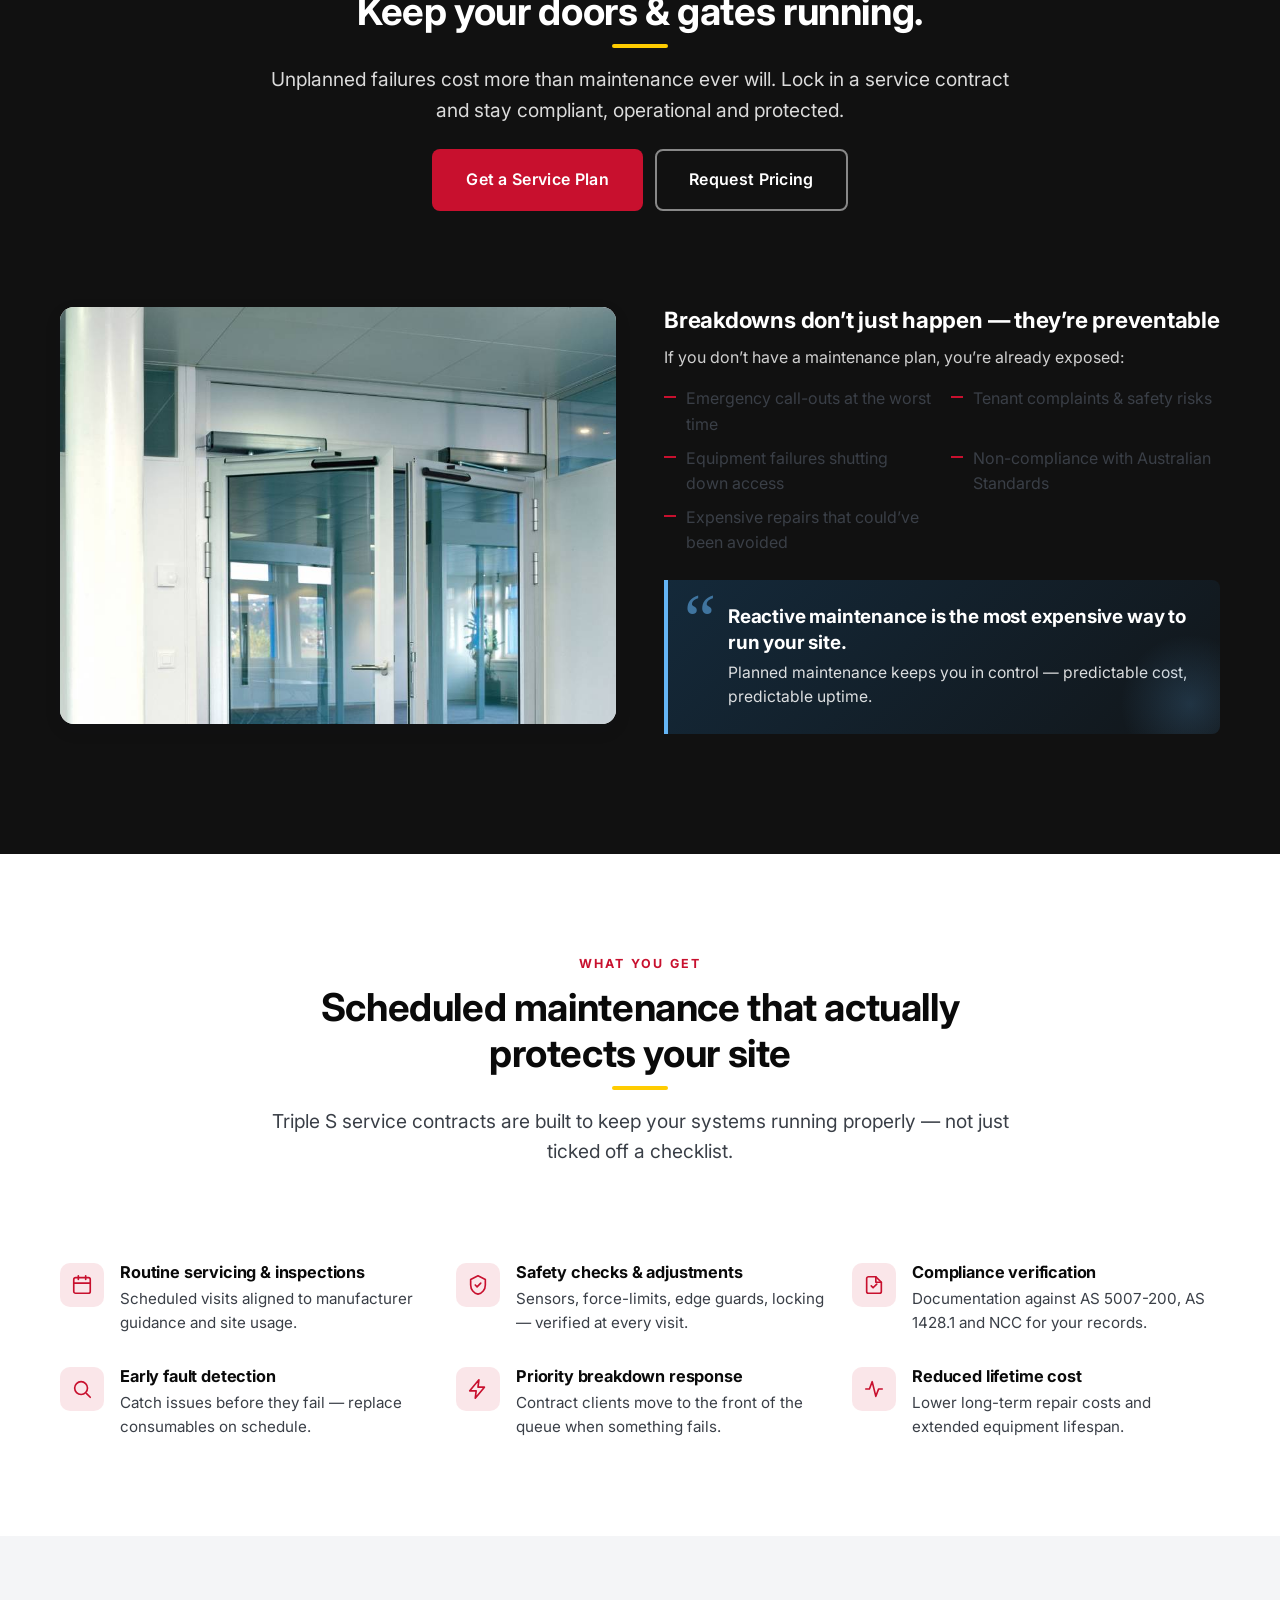
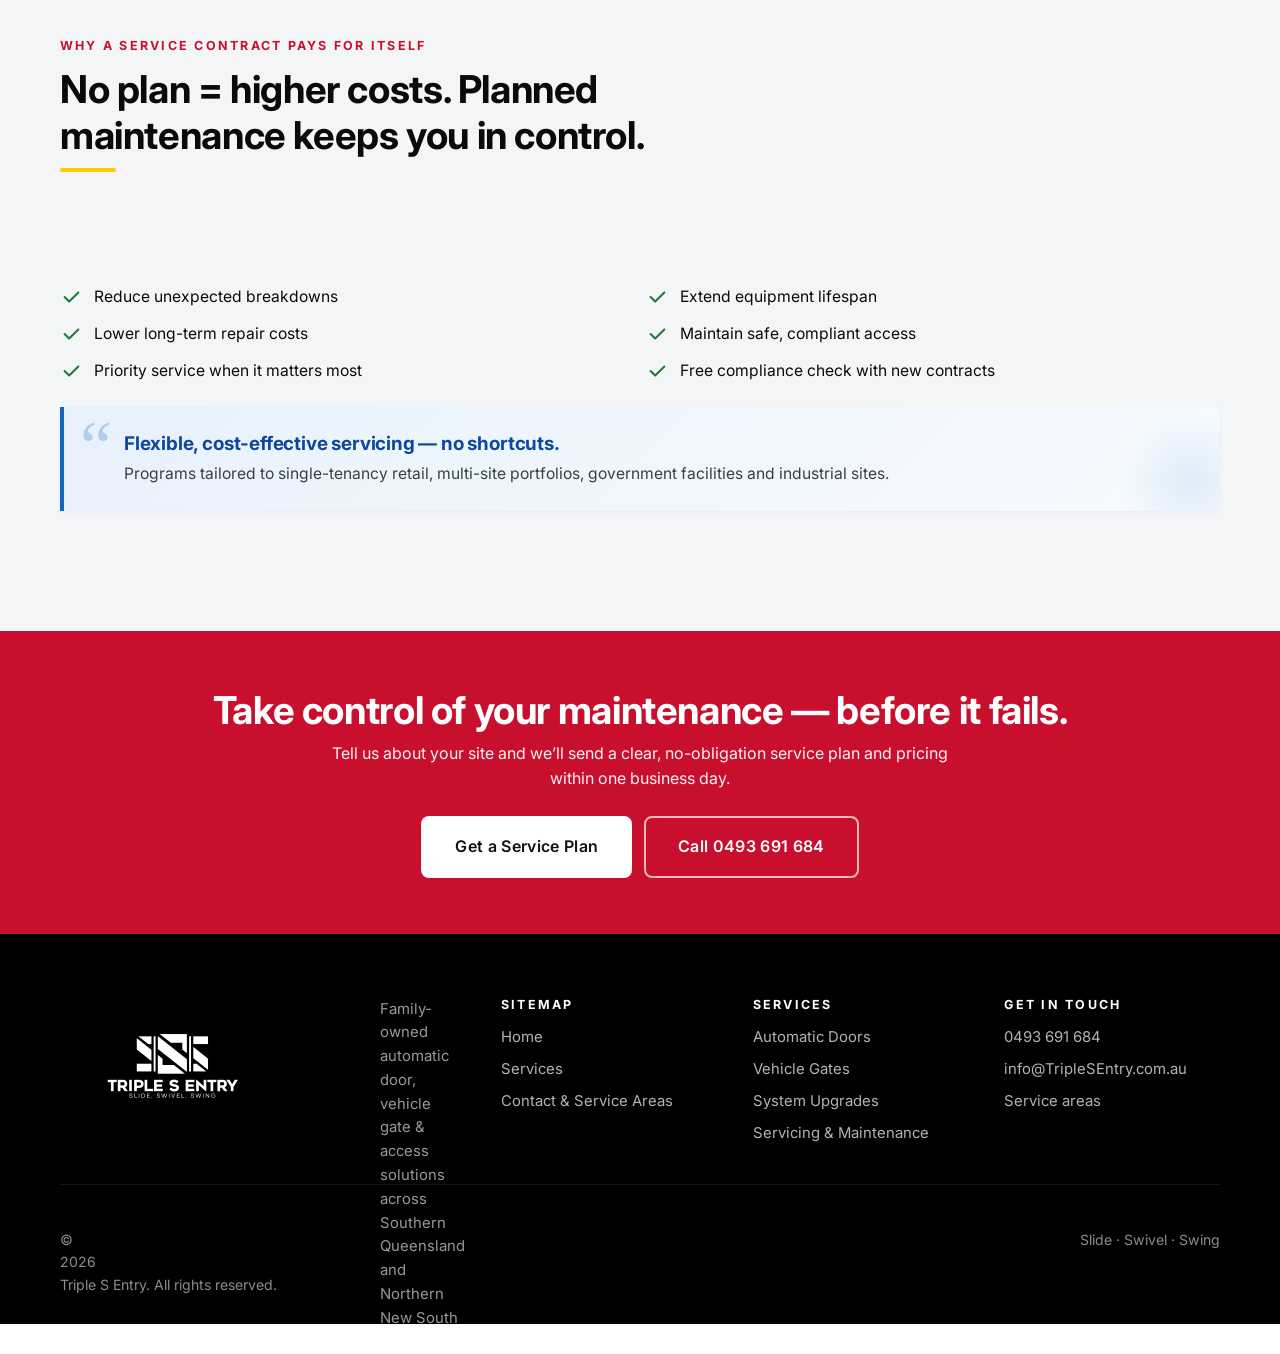
<file: services.html>
<!doctype html>
<html lang="en-AU">
<head>
  <meta charset="utf-8">
  <meta name="viewport" content="width=device-width, initial-scale=1">
  <title>Services — Automatic Doors, Vehicle Gates, Upgrades &amp; Maintenance | Triple S Entry</title>
  <meta name="description" content="Automatic pedestrian doors, vehicle access gates, system upgrades and scheduled maintenance contracts. Compliant, reliable access solutions across Southern QLD and Northern NSW.">
  <meta name="theme-color" content="#0f1a2b">
  <link rel="canonical" href="/services.html">
  <link rel="preconnect" href="https://fonts.googleapis.com">
  <link rel="preconnect" href="https://fonts.gstatic.com" crossorigin>
  <link href="https://fonts.googleapis.com/css2?family=Inter:wght@400;500;600;700;800&display=swap" rel="stylesheet">
  <link rel="icon" type="image/png" href="assets/images/logo.png">
  <link rel="stylesheet" href="assets/css/style.css">
</head>
<body>

  <a class="visually-hidden" href="#main">Skip to content</a>

  <!-- Header -->
  <header class="site-header">
    <div class="container">
      <nav class="nav" aria-label="Primary">
        <a class="nav__brand" href="index.html" aria-label="Triple S Entry — Home">
          <img src="assets/images/logo.png" alt="Triple S Entry">
          <span class="nav__brand-text">
            <strong>TRIPLE S ENTRY</strong>
            <span>Slide · Swivel · Swing</span>
          </span>
        </a>

        <ul class="nav__menu" role="list">
          <li><a class="nav__link" href="index.html">Home</a></li>
          <li><a class="nav__link is-active" href="services.html">Services</a></li>
          <li><a class="nav__link" href="contact.html">Contact &amp; Service Areas</a></li>
        </ul>

        <a class="nav__phone" href="tel:+61493691684" aria-label="Call 0493 691 684" title="Call 0493 691 684">
          <svg viewBox="0 0 24 24" fill="none" stroke="currentColor" stroke-width="2" stroke-linecap="round" stroke-linejoin="round" aria-hidden="true"><path d="M22 16.92V21a1 1 0 0 1-1.1 1A19 19 0 0 1 2 4.1 1 1 0 0 1 3 3h4.09a1 1 0 0 1 1 .75l1 4a1 1 0 0 1-.27 1L7.21 10.79a16 16 0 0 0 6 6l2-2.59a1 1 0 0 1 1-.27l4 1a1 1 0 0 1 .79 1z"/></svg>
        </a>
        <span class="nav__cta"><a class="btn btn--primary" href="contact.html#enquiry">Get a Quote</a></span>

        <button class="nav__toggle" type="button" aria-controls="mobileDrawer" aria-expanded="false" aria-label="Open menu">
          <svg class="icon-open" viewBox="0 0 24 24" fill="none" stroke="currentColor" stroke-width="2.2" stroke-linecap="round"><path d="M3 6h18M3 12h18M3 18h18"/></svg>
          <svg class="icon-close" viewBox="0 0 24 24" fill="none" stroke="currentColor" stroke-width="2.2" stroke-linecap="round"><path d="M6 6l12 12M6 18L18 6"/></svg>
        </button>
      </nav>
    </div>
    <div id="mobileDrawer" class="nav__drawer" aria-hidden="true">
      <ul role="list">
        <li><a href="index.html">Home</a></li>
        <li><a href="services.html">Services</a></li>
        <li><a href="contact.html">Contact &amp; Service Areas</a></li>
      </ul>
      <div class="nav__drawer-cta">
        <a class="btn btn--primary btn--block" href="contact.html#enquiry">Get a Quote</a>
        <a class="btn btn--outline btn--block" href="tel:+61493691684">Call 0493 691 684</a>
      </div>
    </div>
  </header>

  <main id="main">

    <!-- Subhero -->
    <section class="subhero">
      <div class="container">
        <span class="eyebrow on-dark">Services</span>
        <h1>Install. Service. Repair. Done right.</h1>
        <p>One contractor for every part of your access infrastructure — from new automatic doors to vehicle gates, system upgrades and scheduled maintenance contracts.</p>
      </div>
    </section>

    <!-- Anchor nav -->
    <div class="container">
      <nav class="svc-anchor-nav" aria-label="Services">
        <a href="#automatic-doors">Automatic Doors</a>
        <a href="#vehicle-gates">Vehicle Gates</a>
        <a href="#system-upgrades">System Upgrades</a>
        <a href="#maintenance">Servicing &amp; Maintenance</a>
      </nav>
    </div>

    <!-- Automatic Doors -->
    <section class="section" id="automatic-doors">
      <div class="container">
        <div class="svc-section reveal">
          <div class="svc-section__media">
            <img src="assets/images/sliding-doors.jpg" alt="Commercial automatic sliding glass doors installed by Triple S Entry" loading="lazy">
          </div>
          <div>
            <span class="eyebrow">Automatic Doors</span>
            <h2>Installation, repairs &amp; servicing</h2>
            <p>Triple S specialises in the installation, upgrade and servicing of automatic pedestrian doors. Reliable, compliant systems for commercial, retail and residential applications.</p>

            <h4 class="mt-2">Our automatic door services</h4>
            <ul class="bullets">
              <li>Sliding automatic doors</li>
              <li>Swing door operators</li>
              <li>Sensor &amp; activation systems</li>
              <li>Door automation upgrades</li>
              <li>Emergency repairs &amp; servicing</li>
              <li>Compliance verification</li>
            </ul>

            <div class="highlight">
              <strong>Built for performance &amp; compliance</strong>
              <p>All systems delivered to AS 5007-200, AS 1428.1 (accessibility) and NCC requirements — safe, compliant access for staff, customers and the public.</p>
            </div>

            <div class="btn-group">
              <a class="btn btn--primary" href="contact.html#enquiry">Request a Quote</a>
              <a class="btn btn--outline" href="contact.html#enquiry">Book a Site Visit</a>
            </div>
          </div>
        </div>
      </div>
    </section>

    <!-- Vehicle Gates -->
    <section class="section section--alt" id="vehicle-gates">
      <div class="container">
        <div class="svc-section svc-section--reverse reveal">
          <div class="svc-section__media">
            <img src="assets/images/vehicle-gate.jpg" alt="Automatic sliding vehicle gate installation" loading="lazy">
          </div>
          <div>
            <span class="eyebrow">Vehicle Gates</span>
            <h2>Automatic gates — installation, upgrades &amp; repairs</h2>
            <p>Professional automatic gate solutions for commercial, industrial and high-use sites — including carpark boom gates for access-controlled facilities.</p>

            <h4 class="mt-2">Gate systems we work with</h4>
            <ul class="bullets">
              <li>Sliding gates</li>
              <li>Swing gates</li>
              <li>Cantilever gates</li>
              <li>Carpark boom gates</li>
              <li>High-use commercial systems</li>
              <li>Access control integration</li>
            </ul>

            <div class="highlight">
              <strong>Upgrade your existing gate</strong>
              <p>Don&rsquo;t replace the whole system — upgrade the motor, controls and safety features. Save money, extend the life of your gate and improve reliability.</p>
            </div>

            <div class="btn-group">
              <a class="btn btn--primary" href="contact.html#enquiry">Get a Quote</a>
              <a class="btn btn--outline" href="contact.html#enquiry">Book a Site Visit</a>
            </div>
          </div>
        </div>
      </div>
    </section>

    <!-- System Upgrades -->
    <section class="section" id="system-upgrades">
      <div class="container">
        <div class="svc-section reveal">
          <div class="svc-section__media">
            <img src="assets/images/industrial-gate.jpg" alt="Industrial automatic gate system" loading="lazy">
          </div>
          <div>
            <span class="eyebrow">System Upgrades</span>
            <h2>Modernise — without ripping it all out</h2>
            <p>If your system is outdated, unreliable or constantly failing, it&rsquo;s time to upgrade. We specialise in upgrading automatic doors, gates and roller doors without full replacement.</p>

            <h4 class="mt-2">Upgrade services</h4>
            <ul class="bullets">
              <li>Motor replacements</li>
              <li>Control system upgrades</li>
              <li>Safety system improvements</li>
              <li>Automation retrofits</li>
              <li>Roller door automation</li>
              <li>Sensor &amp; activation upgrades</li>
            </ul>

            <h4>Common upgrade signs</h4>
            <ul class="bullets">
              <li>Frequent breakdowns</li>
              <li>Slow or inconsistent operation</li>
              <li>Obsolete parts or systems</li>
              <li>Safety concerns</li>
            </ul>

            <div class="highlight">
              <strong>Why upgrade instead of replace?</strong>
              <p>Lower cost, faster installation, minimal disruption and immediate performance improvement — fix the problem properly without starting from scratch.</p>
            </div>

            <div class="btn-group">
              <a class="btn btn--primary" href="contact.html#enquiry">Get a Quote</a>
              <a class="btn btn--outline" href="contact.html#enquiry">Book an Upgrade</a>
            </div>
          </div>
        </div>
      </div>
    </section>

    <!-- Maintenance — emphasised -->
    <section class="section section--dark" id="maintenance">
      <div class="container">
        <div class="section-head reveal">
          <span class="eyebrow on-dark">Servicing &amp; Maintenance</span>
          <h2>Keep your doors &amp; gates running.</h2>
          <p class="lead" style="color: rgba(255,255,255,0.85);">Unplanned failures cost more than maintenance ever will. Lock in a service contract and stay compliant, operational and protected.</p>
          <div class="btn-group" style="justify-content:center; margin-top: 24px;">
            <a class="btn btn--primary btn--lg" href="contact.html#enquiry">Get a Service Plan</a>
            <a class="btn btn--ghost-light btn--lg" href="contact.html#enquiry">Request Pricing</a>
          </div>
        </div>

        <div class="svc-section reveal">
          <div class="svc-section__media">
            <img src="assets/images/swing-doors.jpg" alt="Automatic swing doors with overhead operators" loading="lazy">
          </div>
          <div>
            <h3 style="color:#fff;">Breakdowns don&rsquo;t just happen — they&rsquo;re preventable</h3>
            <p style="color: rgba(255,255,255,0.8);">If you don&rsquo;t have a maintenance plan, you&rsquo;re already exposed:</p>
            <ul class="bullets" style="color: rgba(255,255,255,0.85);">
              <li>Emergency call-outs at the worst time</li>
              <li>Tenant complaints &amp; safety risks</li>
              <li>Equipment failures shutting down access</li>
              <li>Non-compliance with Australian Standards</li>
              <li>Expensive repairs that could&rsquo;ve been avoided</li>
            </ul>
            <div class="highlight highlight--on-dark">
              <strong>Reactive maintenance is the most expensive way to run your site.</strong>
              <p>Planned maintenance keeps you in control &mdash; predictable cost, predictable uptime.</p>
            </div>
          </div>
        </div>
      </div>
    </section>

    <!-- What's included -->
    <section class="section" id="contracts-included">
      <div class="container">
        <div class="section-head reveal">
          <span class="eyebrow">What you get</span>
          <h2>Scheduled maintenance that actually protects your site</h2>
          <p class="lead">Triple S service contracts are built to keep your systems running properly — not just ticked off a checklist.</p>
        </div>

        <div class="feature-grid">
          <div class="feature reveal">
            <span class="feature__icon">
              <svg viewBox="0 0 24 24" fill="none" stroke="currentColor" stroke-width="1.8" stroke-linecap="round" stroke-linejoin="round"><rect x="3" y="4" width="18" height="17" rx="2"/><path d="M3 10h18M8 2v4M16 2v4"/></svg>
            </span>
            <div>
              <h4>Routine servicing &amp; inspections</h4>
              <p>Scheduled visits aligned to manufacturer guidance and site usage.</p>
            </div>
          </div>
          <div class="feature reveal">
            <span class="feature__icon">
              <svg viewBox="0 0 24 24" fill="none" stroke="currentColor" stroke-width="1.8" stroke-linecap="round" stroke-linejoin="round"><path d="M12 2l8 4v6c0 5-3.5 9.3-8 10-4.5-.7-8-5-8-10V6z"/><path d="M9 12l2 2 4-4"/></svg>
            </span>
            <div>
              <h4>Safety checks &amp; adjustments</h4>
              <p>Sensors, force-limits, edge guards, locking — verified at every visit.</p>
            </div>
          </div>
          <div class="feature reveal">
            <span class="feature__icon">
              <svg viewBox="0 0 24 24" fill="none" stroke="currentColor" stroke-width="1.8" stroke-linecap="round" stroke-linejoin="round"><path d="M14 3H6a2 2 0 0 0-2 2v14a2 2 0 0 0 2 2h12a2 2 0 0 0 2-2V9z"/><path d="M14 3v6h6M9 13l2 2 4-4"/></svg>
            </span>
            <div>
              <h4>Compliance verification</h4>
              <p>Documentation against AS 5007-200, AS 1428.1 and NCC for your records.</p>
            </div>
          </div>
          <div class="feature reveal">
            <span class="feature__icon">
              <svg viewBox="0 0 24 24" fill="none" stroke="currentColor" stroke-width="1.8" stroke-linecap="round" stroke-linejoin="round"><circle cx="11" cy="11" r="7"/><path d="M21 21l-4-4"/></svg>
            </span>
            <div>
              <h4>Early fault detection</h4>
              <p>Catch issues before they fail — replace consumables on schedule.</p>
            </div>
          </div>
          <div class="feature reveal">
            <span class="feature__icon">
              <svg viewBox="0 0 24 24" fill="none" stroke="currentColor" stroke-width="1.8" stroke-linecap="round" stroke-linejoin="round"><path d="M13 2L3 14h7l-1 8 10-12h-7z"/></svg>
            </span>
            <div>
              <h4>Priority breakdown response</h4>
              <p>Contract clients move to the front of the queue when something fails.</p>
            </div>
          </div>
          <div class="feature reveal">
            <span class="feature__icon">
              <svg viewBox="0 0 24 24" fill="none" stroke="currentColor" stroke-width="1.8" stroke-linecap="round" stroke-linejoin="round"><path d="M3 12h4l3-8 4 16 3-8h4"/></svg>
            </span>
            <div>
              <h4>Reduced lifetime cost</h4>
              <p>Lower long-term repair costs and extended equipment lifespan.</p>
            </div>
          </div>
        </div>
      </div>
    </section>

    <!-- Why a service contract pays -->
    <section class="section section--alt">
      <div class="container">
        <div class="section-head section-head--left reveal">
          <span class="eyebrow">Why a service contract pays for itself</span>
          <h2>No plan = higher costs. Planned maintenance keeps you in control.</h2>
        </div>

        <ul class="checklist">
          <li><svg viewBox="0 0 24 24" fill="none" stroke="currentColor" stroke-width="2.2" stroke-linecap="round" stroke-linejoin="round"><path d="M5 12l5 5L20 7"/></svg>Reduce unexpected breakdowns</li>
          <li><svg viewBox="0 0 24 24" fill="none" stroke="currentColor" stroke-width="2.2" stroke-linecap="round" stroke-linejoin="round"><path d="M5 12l5 5L20 7"/></svg>Extend equipment lifespan</li>
          <li><svg viewBox="0 0 24 24" fill="none" stroke="currentColor" stroke-width="2.2" stroke-linecap="round" stroke-linejoin="round"><path d="M5 12l5 5L20 7"/></svg>Lower long-term repair costs</li>
          <li><svg viewBox="0 0 24 24" fill="none" stroke="currentColor" stroke-width="2.2" stroke-linecap="round" stroke-linejoin="round"><path d="M5 12l5 5L20 7"/></svg>Maintain safe, compliant access</li>
          <li><svg viewBox="0 0 24 24" fill="none" stroke="currentColor" stroke-width="2.2" stroke-linecap="round" stroke-linejoin="round"><path d="M5 12l5 5L20 7"/></svg>Priority service when it matters most</li>
          <li><svg viewBox="0 0 24 24" fill="none" stroke="currentColor" stroke-width="2.2" stroke-linecap="round" stroke-linejoin="round"><path d="M5 12l5 5L20 7"/></svg>Free compliance check with new contracts</li>
        </ul>

        <div class="highlight" style="margin-top: 24px;">
          <strong>Flexible, cost-effective servicing — no shortcuts.</strong>
          <p>Programs tailored to single-tenancy retail, multi-site portfolios, government facilities and industrial sites.</p>
        </div>
      </div>
    </section>

    <!-- CTA band -->
    <section class="cta-band">
      <div class="container container--narrow">
        <h2>Take control of your maintenance — before it fails.</h2>
        <p>Tell us about your site and we&rsquo;ll send a clear, no-obligation service plan and pricing within one business day.</p>
        <div class="btn-group" style="justify-content:center;">
          <a class="btn btn--dark btn--lg" href="contact.html#enquiry">Get a Service Plan</a>
          <a class="btn btn--ghost-light btn--lg" href="tel:+61493691684">Call 0493 691 684</a>
        </div>
      </div>
    </section>

  </main>

  <!-- Footer -->
  <footer class="site-footer">
    <div class="container">
      <div class="footer-grid">
        <div class="footer-brand">
          <img src="assets/images/logo.png" alt="Triple S Entry">
          <p>Family-owned automatic door, vehicle gate &amp; access solutions across Southern Queensland and Northern New South Wales.</p>
        </div>
        <div>
          <h4>Sitemap</h4>
          <ul role="list">
            <li><a href="index.html">Home</a></li>
            <li><a href="services.html">Services</a></li>
            <li><a href="contact.html">Contact &amp; Service Areas</a></li>
          </ul>
        </div>
        <div>
          <h4>Services</h4>
          <ul role="list">
            <li><a href="services.html#automatic-doors">Automatic Doors</a></li>
            <li><a href="services.html#vehicle-gates">Vehicle Gates</a></li>
            <li><a href="services.html#system-upgrades">System Upgrades</a></li>
            <li><a href="services.html#maintenance">Servicing &amp; Maintenance</a></li>
          </ul>
        </div>
        <div>
          <h4>Get in touch</h4>
          <ul role="list">
            <li><a href="tel:+61493691684">0493 691 684</a></li>
            <li><a href="mailto:info@TripleSEntry.com.au">info@TripleSEntry.com.au</a></li>
            <li><a href="contact.html#service-areas">Service areas</a></li>
          </ul>
        </div>
      </div>
      <div class="footer-meta">
        <span>&copy; <span id="year">2026</span> Triple S Entry. All rights reserved.</span>
        <span>Slide · Swivel · Swing</span>
      </div>
    </div>
  </footer>

  <script src="assets/js/main.js" defer></script>
</body>
</html>
</file>
<file: assets/css/style.css>
/* =========================================================
   Triple S Entry — Stylesheet
   Mobile-first, corporate, lead-generation focused
   ========================================================= */

/* ---------- Brand fonts ---------- */
@font-face {
  font-family: "Geometos";
  src: url("../fonts/Geometos.ttf") format("truetype");
  font-weight: 700;
  font-style: normal;
  font-display: swap;
}

/* ---------- Design tokens ---------- */
:root {
  --color-bg: #ffffff;
  --color-bg-soft: #f4f5f7;
  --color-bg-dark: #111111;       /* GEZE-style near-black for dark sections */
  --color-bg-darker: #000000;
  --color-text: #0a0a0a;          /* near-pure black headings (GEZE feel) */
  --color-text-soft: #3a3f47;     /* darker body text for stronger contrast */
  --color-text-muted: #6b7280;
  --color-text-on-dark: #f5f5f5;
  --color-border: #e2e6ec;
  --color-border-soft: #eef0f4;
  --color-accent: #c8102e;        /* corporate red — kept for CTAs */
  --color-accent-hover: #a30d24;
  --color-mark: #ffcc00;          /* GEZE-style yellow accent (heading underline) */
  --color-mark-soft: #fff2b3;
  --color-blue: #1565c0;          /* corporate blue — taglines & highlights */
  --color-blue-deep: #0d47a1;
  --color-blue-light: #64b5f6;
  --color-blue-soft: #e8f1fb;
  --color-success: #1f7a3a;
  --color-warning: #b88600;

  --font-heading: "Geometos", "Inter", system-ui, -apple-system, "Segoe UI", Roboto, Helvetica, Arial, sans-serif;
  --font-body: "Inter", system-ui, -apple-system, "Segoe UI", Roboto, Helvetica, Arial, sans-serif;

  --radius-sm: 4px;
  --radius-md: 8px;
  --radius-lg: 14px;

  --shadow-sm: 0 1px 2px rgba(15, 26, 43, 0.06);
  --shadow-md: 0 6px 18px rgba(15, 26, 43, 0.08);
  --shadow-lg: 0 14px 38px rgba(15, 26, 43, 0.14);

  --container: 1200px;
  --container-narrow: 920px;

  --section-y: clamp(48px, 8vw, 96px);
}

/* ---------- Reset ---------- */
*, *::before, *::after { box-sizing: border-box; }
html { -webkit-text-size-adjust: 100%; scroll-behavior: smooth; }
body {
  margin: 0;
  font-family: var(--font-body);
  font-size: 16px;
  line-height: 1.6;
  color: var(--color-text);
  background: var(--color-bg);
  -webkit-font-smoothing: antialiased;
  -moz-osx-font-smoothing: grayscale;
}
img, picture, svg, video { max-width: 100%; height: auto; display: block; }
a { color: inherit; text-decoration: none; }
button { font: inherit; cursor: pointer; }
ul { list-style: none; padding: 0; margin: 0; }

/* ---------- Typography ---------- */
h1, h2, h3, h4 {
  font-family: var(--font-body);
  font-weight: 700;
  letter-spacing: -0.01em;
  color: var(--color-text);
  margin: 0 0 0.5em;
  line-height: 1.2;
}
h1 { font-size: clamp(2rem, 5vw, 3.25rem); letter-spacing: -0.02em; }
h2 { font-size: clamp(1.65rem, 3.6vw, 2.4rem); }
h3 { font-size: clamp(1.2rem, 2.2vw, 1.4rem); }
h4 { font-size: 1.05rem; }
p { margin: 0 0 1em; color: var(--color-text-soft); }
.lead { font-size: clamp(1.05rem, 1.6vw, 1.2rem); color: var(--color-text-soft); }
.eyebrow {
  display: inline-block;
  font-size: 0.78rem;
  letter-spacing: 0.18em;
  text-transform: uppercase;
  font-weight: 700;
  color: var(--color-accent);
  margin-bottom: 0.85em;
}
.eyebrow.on-dark { color: #ff6478; }

/* ---------- Layout helpers ---------- */
.container { width: 100%; max-width: var(--container); margin: 0 auto; padding: 0 20px; }
.container--narrow { max-width: var(--container-narrow); }
.section { padding: var(--section-y) 0; }
.section--alt { background: var(--color-bg-soft); }
.section--dark { background: var(--color-bg-dark); color: var(--color-text-on-dark); }
.section--dark h2, .section--dark h3, .section--dark h4 { color: #fff; }
.section--dark p { color: rgba(233, 237, 242, 0.8); }
.section-head { max-width: 760px; margin: 0 auto var(--section-y) auto; text-align: center; padding-bottom: 0; position: relative; }
.section-head--left { margin-left: 0; text-align: left; }
.section-head h2 { margin-bottom: 0.4em; position: relative; display: inline-block; padding-bottom: 14px; }
/* GEZE-style yellow accent bar under section heads */
.section-head h2::after {
  content: "";
  position: absolute;
  left: 50%;
  bottom: 0;
  transform: translateX(-50%);
  width: 56px;
  height: 4px;
  background: var(--color-mark);
  border-radius: 2px;
}
.section-head--left h2::after { left: 0; transform: none; }
.section--dark .section-head h2::after { background: var(--color-mark); }
.section-head + .section-head { margin-top: -32px; }

/* ---------- Buttons ---------- */
.btn {
  display: inline-flex;
  align-items: center;
  justify-content: center;
  gap: 0.5em;
  padding: 14px 26px;
  font-weight: 600;
  font-size: 0.95rem;
  letter-spacing: 0.02em;
  border-radius: var(--radius-md);
  border: 2px solid transparent;
  transition: transform 0.15s ease, background 0.15s ease, color 0.15s ease, border-color 0.15s ease;
  white-space: nowrap;
  text-align: center;
}
.btn:hover { transform: translateY(-1px); }
.btn:active { transform: translateY(0); }

.btn--primary { background: var(--color-accent); color: #fff; }
.btn--primary:hover { background: var(--color-accent-hover); color: #fff; }

.btn--dark { background: var(--color-bg-dark); color: #fff; }
.btn--dark:hover { background: #000; color: #fff; }

.btn--outline { background: transparent; color: var(--color-text); border-color: var(--color-text); }
.btn--outline:hover { background: var(--color-text); color: #fff; }

.btn--ghost-light { background: transparent; color: #fff; border-color: rgba(255,255,255,0.5); }
.btn--ghost-light:hover { background: #fff; color: var(--color-bg-dark); border-color: #fff; }

.btn--lg { padding: 16px 32px; font-size: 1rem; }
.btn--block { width: 100%; }

.btn-group { display: flex; flex-wrap: wrap; gap: 12px; }

/* ---------- Header / Nav ---------- */
.site-header {
  position: sticky;
  top: 0;
  z-index: 50;
  background: rgba(255, 255, 255, 0.96);
  backdrop-filter: saturate(180%) blur(8px);
  border-bottom: 1px solid var(--color-border-soft);
}
.nav {
  display: flex;
  align-items: center;
  justify-content: space-between;
  padding: 14px 0;
  gap: 24px;
}
.nav__brand {
  display: flex;
  align-items: center;
  gap: 12px;
  flex-shrink: 0;
}
.nav__brand img {
  height: 84px;            /* prominent enough to match the GEZE reference visually */
  width: auto;
  display: block;
}
.nav__brand-text {
  display: none;
  flex-direction: column;
  line-height: 1.05;
}
.nav__brand-text strong {
  font-family: var(--font-heading);
  font-size: 0.95rem;
  letter-spacing: 0.06em;
}
.nav__brand-text span {
  font-size: 0.65rem;
  letter-spacing: 0.22em;
  color: var(--color-text-muted);
  text-transform: uppercase;
}

.nav__menu {
  display: none;
  align-items: center;
  gap: 28px;
}
.nav__link {
  font-weight: 600;
  font-size: 0.95rem;
  color: var(--color-text);
  position: relative;
  padding: 4px 0;
  transition: color 0.15s ease;
}
.nav__link:hover, .nav__link.is-active { color: var(--color-accent); }
.nav__link.is-active::after {
  content: "";
  position: absolute;
  left: 0; right: 0; bottom: -4px;
  height: 2px;
  background: var(--color-accent);
}
.nav__cta { display: none; }
.nav__cta .btn { padding: 10px 20px; }

.nav__phone {
  display: none;
  align-items: center;
  justify-content: center;
  width: 42px;
  height: 42px;
  border-radius: 50%;
  background: var(--color-accent);
  color: #fff;
  transition: background 0.15s ease, transform 0.15s ease, box-shadow 0.15s ease;
  box-shadow: 0 2px 6px rgba(200, 16, 46, 0.25);
}
.nav__phone:hover {
  background: var(--color-accent-hover);
  color: #fff;
  transform: translateY(-1px);
  box-shadow: 0 4px 10px rgba(200, 16, 46, 0.35);
}
.nav__phone svg { width: 20px; height: 20px; }

.nav__toggle {
  display: inline-flex;
  align-items: center;
  justify-content: center;
  width: 42px;
  height: 42px;
  background: transparent;
  border: 1px solid var(--color-border);
  border-radius: var(--radius-md);
}
.nav__toggle svg { width: 22px; height: 22px; }
.nav__toggle .icon-close { display: none; }
.nav__toggle[aria-expanded="true"] .icon-open { display: none; }
.nav__toggle[aria-expanded="true"] .icon-close { display: block; }

.nav__drawer {
  display: none;
  border-top: 1px solid var(--color-border-soft);
  background: #fff;
}
.nav__drawer.is-open { display: block; }
.nav__drawer ul { display: flex; flex-direction: column; }
.nav__drawer li { border-bottom: 1px solid var(--color-border-soft); }
.nav__drawer a {
  display: block;
  padding: 18px 20px;
  font-weight: 600;
  color: var(--color-text);
}
.nav__drawer a:hover { background: var(--color-bg-soft); color: var(--color-accent); }
.nav__drawer .nav__drawer-cta {
  padding: 18px 20px;
  display: flex;
  flex-direction: column;
  gap: 10px;
}

@media (min-width: 880px) {
  .nav__brand-text { display: flex; }
  .nav__menu { display: flex; }
  .nav__cta { display: inline-flex; }
  .nav__phone { display: inline-flex; }
  .nav__toggle { display: none; }
}

/* ---------- Hero ---------- */
.hero {
  position: relative;
  background: var(--color-bg-dark);
  color: #fff;
  overflow: hidden;
  padding: clamp(60px, 10vw, 120px) 0 clamp(70px, 10vw, 140px);
}
.hero::before {
  content: "";
  position: absolute;
  inset: 0;
  background:
    linear-gradient(120deg, rgba(15,26,43,0.92) 0%, rgba(15,26,43,0.78) 45%, rgba(15,26,43,0.55) 100%),
    url("../images/hero-entrance.jpg") center/cover no-repeat;
  z-index: 0;
}
.hero > .container { position: relative; z-index: 1; }
.hero__inner { max-width: 760px; }
.hero__eyebrow {
  display: inline-block;
  padding: 6px 12px;
  border: 1px solid rgba(255,255,255,0.3);
  border-radius: 999px;
  font-size: 0.72rem;
  letter-spacing: 0.18em;
  text-transform: uppercase;
  margin-bottom: 22px;
  color: #fff;
}
.hero h1 { color: #fff; margin-bottom: 18px; }
.hero p { color: rgba(255,255,255,0.85); font-size: clamp(1.05rem, 1.6vw, 1.18rem); margin-bottom: 32px; max-width: 620px; }
.hero__buttons { display: flex; flex-wrap: wrap; gap: 12px; }
.hero__meta {
  display: flex;
  flex-wrap: wrap;
  gap: 22px 36px;
  margin-top: 44px;
  padding-top: 28px;
  border-top: 1px solid rgba(255,255,255,0.15);
}
.hero__meta-item { display: flex; flex-direction: column; gap: 2px; }
.hero__meta-item strong {
  font-size: 0.78rem;
  letter-spacing: 0.18em;
  text-transform: uppercase;
  color: rgba(255,255,255,0.65);
  font-weight: 600;
}
.hero__meta-item span { font-size: 1rem; color: #fff; font-weight: 600; }

/* ---------- Hero slider (fills display, capped height to fit viewport) ---------- */
.hero-slider {
  position: relative;
  isolation: isolate;
  background: var(--color-bg-dark);
  width: 100%;
  overflow: hidden;
}
.hero-slider .hero-slides {
  position: relative;
  display: grid;                              /* all slides stacked in one grid cell */
  width: 100%;                                /* full display width — no side gutters */
  height: clamp(420px, 80vh, 880px);          /* fits within the viewport with a bit more presence */
}
.hero-slide {
  grid-column: 1 / 2;
  grid-row: 1 / 2;
  opacity: 0;
  visibility: hidden;
  transition: opacity 0.7s ease, visibility 0s linear 0.7s;
  z-index: 1;
}
.hero-slide.is-active {
  opacity: 1;
  visibility: visible;
  transition: opacity 0.9s ease, visibility 0s linear 0s;
  z-index: 2;
}
.hero-slide__image {
  width: 100%;
  height: 100%;
  object-fit: cover;                          /* fills container — minimal crop on wide monitors */
  object-position: center;
  display: block;
}

/* Phone: keep the natural aspect so left/right text in the banners isn't cropped */
@media (max-width: 720px) {
  .hero-slider .hero-slides { height: auto; }
  .hero-slide__image { height: auto; object-fit: fill; }
}

/* ---------- Hero meta / CTA strip below the slider ---------- */
.hero-meta-bar {
  background: var(--color-bg-dark);
  color: #fff;
  padding: 22px 0;
  border-top: 4px solid var(--color-mark);
}
.hero-meta-bar .container {
  display: flex;
  flex-wrap: wrap;
  align-items: center;
  justify-content: space-between;
  gap: 18px 28px;
}
.hero-meta-bar__items {
  display: flex;
  flex-wrap: wrap;
  gap: 14px 32px;
}
.hero-meta-bar__item { display: flex; flex-direction: column; gap: 2px; }
.hero-meta-bar__item strong {
  font-size: 0.7rem;
  letter-spacing: 0.18em;
  text-transform: uppercase;
  color: rgba(255,255,255,0.6);
  font-weight: 700;
}
.hero-meta-bar__item a, .hero-meta-bar__item span {
  font-size: 0.95rem;
  color: #fff;
  font-weight: 600;
}
.hero-meta-bar__item a:hover { color: var(--color-mark); }
.hero-meta-bar__cta { display: flex; }
.hero-meta-bar__cta .btn { padding: 12px 24px; }
@media (max-width: 720px) {
  .hero-meta-bar .container { flex-direction: column; align-items: stretch; }
  .hero-meta-bar__cta .btn { width: 100%; }
}

/* Arrows */
.hero-arrow {
  position: absolute;
  top: 50%;
  transform: translateY(-50%);
  width: 48px;
  height: 48px;
  border-radius: 50%;
  background: rgba(255,255,255,0.12);
  border: 1px solid rgba(255,255,255,0.4);
  color: #fff;
  display: inline-flex;
  align-items: center;
  justify-content: center;
  z-index: 5;
  transition: background 0.15s ease, transform 0.15s ease, border-color 0.15s ease;
  cursor: pointer;
}
.hero-arrow:hover {
  background: var(--color-mark);
  border-color: var(--color-mark);
  color: #111;
}
.hero-arrow svg { width: 22px; height: 22px; }
.hero-arrow--prev { left: 16px; }
.hero-arrow--next { right: 16px; }
@media (min-width: 720px) {
  .hero-arrow--prev { left: 28px; }
  .hero-arrow--next { right: 28px; }
}

/* Dots */
.hero-dots {
  position: absolute;
  bottom: 24px;
  left: 0;
  right: 0;
  display: flex;
  justify-content: center;
  gap: 10px;
  z-index: 5;
}
.hero-dot {
  width: 36px;
  height: 4px;
  border: 0;
  background: rgba(255,255,255,0.35);
  border-radius: 2px;
  cursor: pointer;
  transition: background 0.2s ease, transform 0.2s ease;
  padding: 0;
}
.hero-dot:hover { background: rgba(255,255,255,0.6); }
.hero-dot.is-active { background: var(--color-mark); }

/* Subhero (compact hero for inner pages) */
.subhero {
  background: var(--color-bg-dark);
  color: #fff;
  padding: clamp(60px, 8vw, 90px) 0;
}
.subhero h1 {
  color: #fff;
  margin-bottom: 12px;
  position: relative;
  padding-bottom: 14px;
}
.subhero h1::after {
  content: "";
  position: absolute;
  left: 0;
  bottom: 0;
  width: 56px;
  height: 4px;
  background: var(--color-mark);
  border-radius: 2px;
}
.subhero p { color: rgba(255,255,255,0.8); max-width: 720px; margin-bottom: 0; margin-top: 22px; }
.subhero .eyebrow.on-dark { display: inline-block; }

/* ---------- Service grid ---------- */
.svc-grid {
  display: grid;
  gap: 18px;
  grid-template-columns: 1fr;
}
.svc-card {
  display: flex;
  flex-direction: column;
  background: #fff;
  border: 1px solid var(--color-border);
  border-radius: var(--radius-lg);
  padding: 28px;
  transition: transform 0.18s ease, box-shadow 0.18s ease, border-color 0.18s ease;
}
.svc-card:hover { transform: translateY(-3px); box-shadow: var(--shadow-md); border-color: #d0d6df; }
.svc-card__icon {
  width: 52px;
  height: 52px;
  border-radius: 12px;
  background: rgba(200, 16, 46, 0.08);
  color: var(--color-accent);
  display: inline-flex;
  align-items: center;
  justify-content: center;
  margin-bottom: 18px;
}
.svc-card__icon svg { width: 26px; height: 26px; }
.svc-card h3 { margin-bottom: 8px; }
.svc-card p { margin-bottom: 16px; }
.svc-card ul {
  display: flex;
  flex-direction: column;
  gap: 8px;
  margin-bottom: 18px;
}
.svc-card li {
  position: relative;
  padding-left: 22px;
  color: var(--color-text-soft);
  font-size: 0.95rem;
}
.svc-card li::before {
  content: "";
  position: absolute;
  left: 0; top: 0.6em;
  width: 10px; height: 2px;
  background: var(--color-accent);
}
.svc-card a.svc-card__link {
  margin-top: auto;
  font-weight: 700;
  color: var(--color-text);
  display: inline-flex;
  align-items: center;
  gap: 6px;
  font-size: 0.92rem;
  letter-spacing: 0.04em;
  text-transform: uppercase;
}
.svc-card a.svc-card__link::after { content: "→"; transition: transform 0.15s ease; }
.svc-card a.svc-card__link:hover { color: var(--color-accent); }
.svc-card a.svc-card__link:hover::after { transform: translateX(4px); }

@media (min-width: 720px) { .svc-grid { grid-template-columns: 1fr 1fr; } }
@media (min-width: 1080px) { .svc-grid { grid-template-columns: repeat(3, 1fr); } }

/* ---------- Industries / Who we work with ---------- */
.industries {
  display: grid;
  grid-template-columns: 1fr 1fr;
  gap: 16px;
}
.industry {
  background: #fff;
  border: 1px solid var(--color-border);
  border-radius: var(--radius-md);
  padding: 22px 18px;
  text-align: center;
  font-weight: 600;
  font-size: 0.95rem;
  color: var(--color-text);
}
.industry svg {
  width: 32px; height: 32px;
  margin: 0 auto 10px;
  color: var(--color-accent);
}
@media (min-width: 720px) { .industries { grid-template-columns: repeat(3, 1fr); } }
@media (min-width: 1080px) { .industries { grid-template-columns: repeat(5, 1fr); } }

/* ---------- Why choose / feature list ---------- */
.feature-grid {
  display: grid;
  grid-template-columns: 1fr;
  gap: 24px;
}
.feature {
  display: flex;
  gap: 16px;
  align-items: flex-start;
}
.feature__icon {
  flex-shrink: 0;
  width: 44px; height: 44px;
  border-radius: 10px;
  background: rgba(200, 16, 46, 0.10);
  color: var(--color-accent);
  display: inline-flex;
  align-items: center;
  justify-content: center;
}
.feature__icon svg { width: 22px; height: 22px; }
.feature h4 { margin-bottom: 4px; font-size: 1.02rem; }
.feature p { margin-bottom: 0; font-size: 0.95rem; }
@media (min-width: 720px) { .feature-grid { grid-template-columns: 1fr 1fr; } }
@media (min-width: 1080px) { .feature-grid { grid-template-columns: repeat(3, 1fr); gap: 32px 28px; } }

/* ---------- Maintenance promo (callout) ---------- */
.maintenance-promo {
  background: linear-gradient(135deg, var(--color-bg-dark) 0%, #1a2940 100%);
  color: #fff;
  border-radius: var(--radius-lg);
  padding: clamp(32px, 5vw, 56px);
  display: grid;
  gap: 28px;
  grid-template-columns: 1fr;
  align-items: center;
  position: relative;
  overflow: hidden;
}
.maintenance-promo::before {
  content: "";
  position: absolute;
  right: -80px; bottom: -80px;
  width: 260px; height: 260px;
  background: radial-gradient(circle, rgba(200,16,46,0.35) 0%, rgba(200,16,46,0) 70%);
  pointer-events: none;
}
.maintenance-promo h2 { color: #fff; margin-bottom: 10px; }
.maintenance-promo p { color: rgba(255,255,255,0.85); margin-bottom: 0; }
.maintenance-promo .tagline {
  position: relative;
  display: block;
  font-weight: 700;
  font-style: italic;
  font-size: clamp(1.1rem, 1.8vw, 1.35rem);
  line-height: 1.45;
  color: #cfe6ff;
  margin: 18px 0 26px;
  padding: 18px 22px 18px 56px;
  background: linear-gradient(135deg, rgba(33,150,243,0.18) 0%, rgba(33,150,243,0.04) 100%);
  border-left: 3px solid var(--color-blue-light);
  border-radius: 0 var(--radius-md) var(--radius-md) 0;
}
.maintenance-promo .tagline::before {
  content: "\201C";
  position: absolute;
  left: 14px;
  top: 6px;
  font-family: Georgia, "Times New Roman", serif;
  font-size: 64px;
  font-style: normal;
  line-height: 1;
  color: var(--color-blue-light);
  opacity: 0.8;
}
.maintenance-promo__buttons { display: flex; flex-wrap: wrap; gap: 12px; }
@media (min-width: 880px) { .maintenance-promo { grid-template-columns: 1.4fr 1fr; } }

/* ---------- Compliance band ---------- */
.compliance {
  display: grid;
  grid-template-columns: 1fr;
  gap: 18px;
  text-align: center;
}
.compliance__item {
  background: #fff;
  border: 1px solid var(--color-border);
  border-radius: var(--radius-md);
  padding: 24px 18px;
}
.compliance__item strong {
  font-family: var(--font-heading);
  display: block;
  font-size: 1.15rem;
  letter-spacing: 0.04em;
  color: var(--color-text);
  margin-bottom: 4px;
}
.compliance__item span { font-size: 0.92rem; color: var(--color-text-muted); }
@media (min-width: 720px) { .compliance { grid-template-columns: repeat(3, 1fr); } }

/* ---------- CTA band ---------- */
.cta-band {
  background: var(--color-accent);
  color: #fff;
  padding: 56px 0;
  text-align: center;
}
.cta-band h2 { color: #fff; margin-bottom: 8px; }
.cta-band p { color: rgba(255,255,255,0.95); margin-bottom: 24px; max-width: 620px; margin-left: auto; margin-right: auto; }
.cta-band .btn--dark { background: #fff; color: var(--color-bg-dark); }
.cta-band .btn--dark:hover { background: var(--color-bg-dark); color: #fff; }
.cta-band .btn--ghost-light { border-color: rgba(255,255,255,0.7); }
.cta-band .btn--ghost-light:hover { background: #fff; color: var(--color-accent); border-color: #fff; }

/* ---------- Services page specifics ---------- */
.svc-section {
  display: grid;
  gap: 32px;
  grid-template-columns: 1fr;
  align-items: start;
}
.svc-section__media {
  border-radius: var(--radius-lg);
  overflow: hidden;
  box-shadow: var(--shadow-md);
  aspect-ratio: 4/3;
  background: var(--color-bg-soft);
}
.svc-section__media img { width: 100%; height: 100%; object-fit: cover; }
.svc-section h2 { margin-bottom: 14px; }
.svc-section ul.bullets {
  display: grid;
  grid-template-columns: 1fr;
  gap: 8px 18px;
  margin: 16px 0 22px;
}
.svc-section ul.bullets li {
  position: relative;
  padding-left: 22px;
  color: var(--color-text-soft);
}
.svc-section ul.bullets li::before {
  content: "";
  position: absolute;
  left: 0; top: 0.62em;
  width: 12px; height: 2px;
  background: var(--color-accent);
}
.svc-section .btn-group { margin-top: 8px; }
@media (min-width: 880px) {
  .svc-section { grid-template-columns: 1fr 1fr; gap: 48px; }
  .svc-section--reverse .svc-section__media { order: 2; }
  .svc-section ul.bullets { grid-template-columns: 1fr 1fr; }
}

.svc-anchor-nav {
  display: flex;
  flex-wrap: wrap;
  gap: 8px;
  padding: 18px 0;
  border-bottom: 1px solid var(--color-border-soft);
}
.svc-anchor-nav a {
  padding: 8px 14px;
  border: 1px solid var(--color-border);
  border-radius: 999px;
  font-size: 0.88rem;
  font-weight: 600;
  color: var(--color-text);
  transition: all 0.15s ease;
}
.svc-anchor-nav a:hover { background: var(--color-bg-dark); color: #fff; border-color: var(--color-bg-dark); }

/* Highlight block — blue tagline / pull-quote callout */
.highlight {
  position: relative;
  background: linear-gradient(135deg, var(--color-blue-soft) 0%, #f6fbff 100%);
  border-left: 4px solid var(--color-blue);
  padding: 24px 26px 24px 60px;
  border-radius: 0 var(--radius-md) var(--radius-md) 0;
  margin: 24px 0;
  box-shadow: 0 1px 3px rgba(13, 71, 161, 0.06);
  overflow: hidden;
}
.highlight::before {
  content: "\201C";
  position: absolute;
  left: 16px;
  top: 4px;
  font-family: Georgia, "Times New Roman", serif;
  font-size: 72px;
  line-height: 1;
  color: var(--color-blue);
  opacity: 0.25;
  pointer-events: none;
}
.highlight::after {
  content: "";
  position: absolute;
  right: -40px;
  bottom: -40px;
  width: 140px;
  height: 140px;
  background: radial-gradient(circle, rgba(21,101,192,0.10) 0%, rgba(21,101,192,0) 70%);
  pointer-events: none;
}
.highlight strong {
  color: var(--color-blue-deep);
  display: block;
  font-size: clamp(1.05rem, 1.6vw, 1.18rem);
  font-weight: 700;
  letter-spacing: -0.01em;
  margin-bottom: 6px;
  line-height: 1.35;
}
.highlight p { margin: 0; color: var(--color-text-soft); font-size: 0.98rem; line-height: 1.55; }

/* Dark-background variant of the blue highlight (used inside .section--dark) */
.highlight--on-dark {
  background: linear-gradient(135deg, rgba(33,150,243,0.18) 0%, rgba(33,150,243,0.04) 100%);
  border-left-color: var(--color-blue-light);
  box-shadow: none;
}
.highlight--on-dark::before { color: var(--color-blue-light); opacity: 0.55; }
.highlight--on-dark::after { background: radial-gradient(circle, rgba(100,181,246,0.18) 0%, rgba(100,181,246,0) 70%); }
.highlight--on-dark strong { color: #fff; }
.highlight--on-dark p { color: rgba(255,255,255,0.85); }

/* Plan-pays-for-itself check list */
.checklist {
  display: grid;
  grid-template-columns: 1fr;
  gap: 12px;
  margin: 18px 0 24px;
}
.checklist li {
  display: flex;
  align-items: flex-start;
  gap: 12px;
  font-size: 0.98rem;
  color: var(--color-text);
}
.checklist li svg { flex-shrink: 0; width: 22px; height: 22px; color: var(--color-success); margin-top: 2px; }
@media (min-width: 720px) { .checklist { grid-template-columns: 1fr 1fr; } }

/* ---------- Contact page ---------- */
.contact-grid {
  display: grid;
  grid-template-columns: 1fr;
  gap: 40px;
}
@media (min-width: 980px) { .contact-grid { grid-template-columns: 1.1fr 1fr; gap: 56px; } }

.contact-info { display: flex; flex-direction: column; gap: 20px; }
.contact-card {
  display: flex;
  align-items: flex-start;
  gap: 14px;
  padding: 20px 22px;
  border: 1px solid var(--color-border);
  border-radius: var(--radius-md);
  background: #fff;
}
.contact-card__icon {
  flex-shrink: 0;
  width: 44px; height: 44px;
  border-radius: 10px;
  background: rgba(200, 16, 46, 0.10);
  color: var(--color-accent);
  display: inline-flex;
  align-items: center;
  justify-content: center;
}
.contact-card__icon svg { width: 22px; height: 22px; }
.contact-card strong { display: block; font-size: 0.78rem; text-transform: uppercase; letter-spacing: 0.14em; color: var(--color-text-muted); margin-bottom: 4px; font-weight: 700; }
.contact-card a { font-size: 1.08rem; font-weight: 600; color: var(--color-text); word-break: break-word; }
.contact-card a:hover { color: var(--color-accent); }

/* Form */
.form { display: flex; flex-direction: column; gap: 16px; }
.form__row { display: grid; grid-template-columns: 1fr; gap: 16px; }
@media (min-width: 720px) { .form__row { grid-template-columns: 1fr 1fr; } }
.form__field { display: flex; flex-direction: column; gap: 6px; }
.form__field label {
  font-size: 0.82rem;
  font-weight: 600;
  letter-spacing: 0.04em;
  text-transform: uppercase;
  color: var(--color-text-muted);
}
.form__field input,
.form__field select,
.form__field textarea {
  width: 100%;
  padding: 13px 14px;
  border: 1px solid var(--color-border);
  border-radius: var(--radius-md);
  font: inherit;
  color: var(--color-text);
  background: #fff;
  transition: border-color 0.15s ease, box-shadow 0.15s ease;
}
.form__field input:focus,
.form__field select:focus,
.form__field textarea:focus {
  outline: none;
  border-color: var(--color-accent);
  box-shadow: 0 0 0 3px rgba(200, 16, 46, 0.15);
}
.form__field textarea { min-height: 140px; resize: vertical; }
.form__hint { font-size: 0.85rem; color: var(--color-text-muted); }
.form__honey { position: absolute; left: -9999px; opacity: 0; pointer-events: none; }

.form__status {
  display: none;
  padding: 14px 16px;
  border-radius: var(--radius-md);
  font-size: 0.95rem;
  font-weight: 600;
}
.form__status.is-success { display: block; background: #e7f5ec; color: var(--color-success); border: 1px solid #b8e0c4; }
.form__status.is-error { display: block; background: #fdeaee; color: var(--color-accent); border: 1px solid #f5c0cb; }

/* Service regions */
.regions {
  display: grid;
  grid-template-columns: 1fr;
  gap: 12px;
  margin-bottom: 28px;
}
.region {
  background: var(--color-bg-dark);
  color: #fff;
  border-radius: var(--radius-md);
  padding: 18px 20px;
  display: flex;
  flex-direction: column;
  gap: 4px;
}
.region strong { font-family: var(--font-heading); font-size: 1.02rem; letter-spacing: 0.04em; }
.region span { font-size: 0.88rem; color: rgba(255,255,255,0.7); }
@media (min-width: 720px) { .regions { grid-template-columns: repeat(2, 1fr); } }
@media (min-width: 1080px) { .regions { grid-template-columns: repeat(5, 1fr); } }

.area-list {
  display: grid;
  grid-template-columns: repeat(2, 1fr);
  gap: 8px 14px;
  background: var(--color-bg-soft);
  border: 1px solid var(--color-border-soft);
  border-radius: var(--radius-md);
  padding: 22px;
}
.area-list li {
  display: flex;
  align-items: center;
  gap: 8px;
  font-size: 0.95rem;
  color: var(--color-text);
}
.area-list li::before {
  content: "";
  width: 6px; height: 6px;
  border-radius: 50%;
  background: var(--color-accent);
  flex-shrink: 0;
}
@media (min-width: 720px) { .area-list { grid-template-columns: repeat(3, 1fr); } }
@media (min-width: 1080px) { .area-list { grid-template-columns: repeat(4, 1fr); } }

/* QR-friendly compact contact block */
.qr-block {
  background: #fff;
  border: 1px solid var(--color-border);
  border-radius: var(--radius-lg);
  padding: 28px;
  text-align: center;
}
.qr-block img { max-width: 220px; margin: 0 auto 20px; }
.qr-block h3 { margin-bottom: 4px; }
.qr-block .tagline-small {
  display: block;
  font-size: 0.78rem;
  letter-spacing: 0.18em;
  text-transform: uppercase;
  color: var(--color-text-muted);
  margin-bottom: 18px;
}
.qr-block .qr-actions { display: flex; flex-wrap: wrap; gap: 10px; justify-content: center; }

/* ---------- Footer ---------- */
.site-footer {
  background: var(--color-bg-darker);
  color: rgba(255,255,255,0.75);
  padding: 64px 0 28px;
  font-size: 0.93rem;
}
.footer-grid {
  display: grid;
  grid-template-columns: 1fr;
  gap: 36px;
  padding-bottom: 36px;
  border-bottom: 1px solid rgba(255,255,255,0.08);
}
.footer-grid h4 {
  color: #fff;
  font-size: 0.78rem;
  letter-spacing: 0.18em;
  text-transform: uppercase;
  margin-bottom: 14px;
}
.footer-grid ul { display: flex; flex-direction: column; gap: 8px; }
.footer-grid a { color: rgba(255,255,255,0.7); }
.footer-grid a:hover { color: #fff; }
.footer-brand {
  position: relative;
  height: 150px;             /* lock brand column to its previous height */
  padding-left: 320px;       /* leave space for the absolutely-positioned logo */
}
.footer-brand img {
  position: absolute;        /* image overflows brand box; footer height unchanged */
  left: -40px;
  top: 50%;
  transform: translateY(-50%);
  height: 300px;             /* 2x the previous 150px display size */
  width: auto;
  margin-bottom: 0;
  filter: invert(1) brightness(2);
  pointer-events: none;
}
.footer-brand p {
  color: rgba(255,255,255,0.6);
  max-width: 380px;
  margin: 0;
}
@media (max-width: 719px) {
  .footer-brand {
    height: auto;
    padding-left: 0;
    padding-top: 220px;      /* logo sits above the paragraph on mobile */
  }
  .footer-brand img {
    height: 220px;
    left: 50%;
    top: 0;
    transform: translateX(-50%);
  }
}
.footer-meta {
  display: flex;
  flex-direction: column;
  gap: 8px;
  margin-top: 22px;
  font-size: 0.88rem;
  color: rgba(255,255,255,0.55);
  text-align: center;
}
.footer-meta span { display: block; }
@media (min-width: 720px) {
  .footer-grid { grid-template-columns: 1.3fr 1fr 1fr 1fr; }
  .footer-meta { flex-direction: row; justify-content: space-between; text-align: left; padding-top: 22px; }
}

/* ---------- Utilities ---------- */
.text-center { text-align: center; }
.mt-0 { margin-top: 0; }
.mt-1 { margin-top: 12px; }
.mt-2 { margin-top: 24px; }
.mt-3 { margin-top: 36px; }
.mb-0 { margin-bottom: 0; }
.visually-hidden {
  position: absolute !important;
  width: 1px; height: 1px;
  padding: 0; margin: -1px;
  overflow: hidden;
  clip: rect(0,0,0,0);
  white-space: nowrap;
  border: 0;
}

/* Reveal on scroll */
.reveal { opacity: 0; transform: translateY(14px); transition: opacity 0.6s ease, transform 0.6s ease; }
.reveal.is-visible { opacity: 1; transform: translateY(0); }

@media (prefers-reduced-motion: reduce) {
  *, *::before, *::after { animation-duration: 0.01ms !important; transition-duration: 0.01ms !important; }
  .reveal { opacity: 1; transform: none; }
}

/* Print friendliness for QR contact card */
@media print {
  .site-header, .site-footer, .nav, .hero, .cta-band, .form, .form__status { display: none !important; }
  body { color: #000; background: #fff; }
  .container { max-width: 100%; }
  .qr-block { border: 2px solid #000; }
}
</file>
